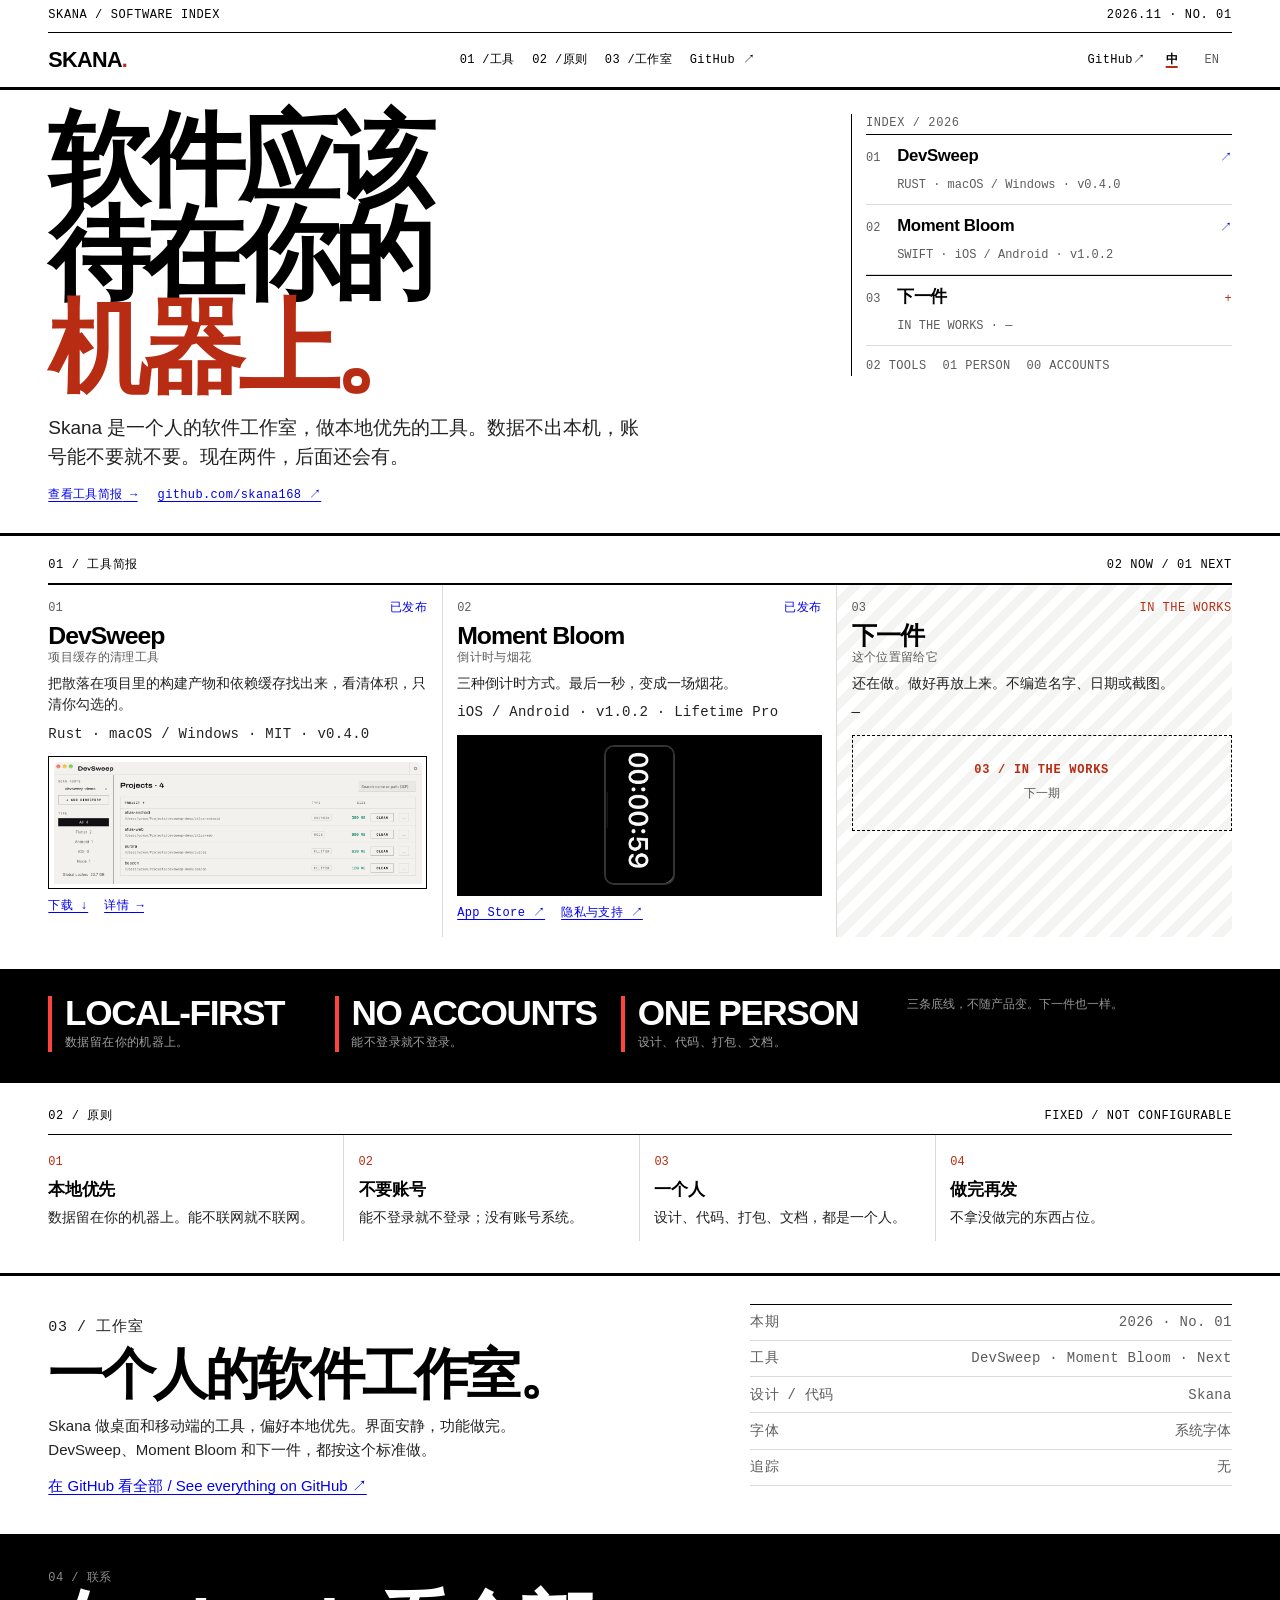
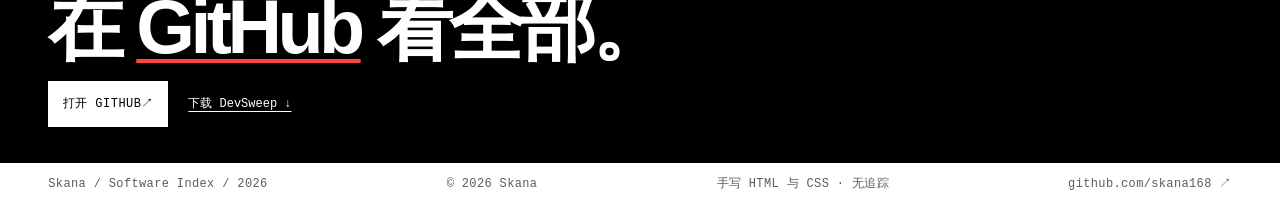
<file: index.html>
<!doctype html>
<html lang="zh-CN" data-title-zh="Skana · 一个人的软件工作室" data-title-en="Skana · A one-person software studio">
<head>
<meta charset="utf-8">
<meta name="viewport" content="width=device-width, initial-scale=1">
<title>Skana · 一个人的软件工作室</title>
<meta name="description" content="Skana 是一个人的软件工作室，做本地优先的工具：DevSweep 与 Moment Bloom。 / Skana is a one-person software studio making local-first tools: DevSweep and Moment Bloom.">
<meta property="og:type" content="website">
<meta property="og:title" content="Skana · 一个人的软件工作室">
<meta property="og:description" content="本地优先的工具，一个人做。DevSweep 与 Moment Bloom。">
<meta property="og:url" content="https://skana168.github.io/">
<meta property="og:image" content="https://skana168.github.io/assets/devsweep-main.png">
<meta property="og:image:width" content="2720">
<meta property="og:image:height" content="900">
<meta property="og:locale" content="zh_CN">
<meta property="og:locale:alternate" content="en">
<meta name="twitter:card" content="summary_large_image">
<link rel="icon" href="assets/favicon.svg" type="image/svg+xml">
<style>
  :root {
    --paper: #FFFFFF;
    --ink: #000000;
    --muted: #5C5C5C;
    --line: #DADADA;
    --line-strong: #000000;
    --blue: #0000EE;
    --orange: #FF433D;
    --orange-text: #B72C12;
    --soft: #F6F6F4;
    --sans: "Helvetica Neue", Helvetica, Arial, "PingFang SC", "Hiragino Sans GB", "Noto Sans SC", "Microsoft YaHei", sans-serif;
    --mono: ui-monospace, "SFMono-Regular", Menlo, Consolas, monospace;
    --page: 1360px;
    --gutter: clamp(1rem, .3rem + 3.4vw, 3.25rem);
    --ease: cubic-bezier(.22, 1, .36, 1);
  }
  *, *::before, *::after { box-sizing: border-box; }
  html { color-scheme: light; scroll-behavior: smooth; -webkit-text-size-adjust: 100%; }
  body { margin: 0; background: var(--paper); color: var(--ink); font-family: var(--sans); font-size: 1rem; line-height: 1.6; overflow-wrap: break-word; }
  h1, h2, h3, p, ol, ul, dl, dd, figure { margin: 0; }
  ol, ul { padding: 0; list-style: none; }
  img { display: block; max-width: 100%; height: auto; }
  a { color: inherit; }
  button { border: 0; background: none; font: inherit; color: inherit; }
  ::selection { background: var(--blue); color: #fff; }
  :focus-visible { outline: 2px solid var(--orange); outline-offset: 3px; }
  .on-dark :focus-visible { outline-color: var(--orange); }
  html[lang="zh-CN"] .bi > [lang="en"],
  html[lang="en"] .bi > [lang="zh-CN"] { display: none; }
  .blue { color: var(--blue); text-decoration: underline; text-underline-offset: 3px; text-decoration-thickness: 1px; }
  .blue:hover { color: var(--orange-text); }

  .skip { position: fixed; top: 8px; left: 8px; z-index: 50; padding: .75rem 1rem; background: var(--ink); color: #fff; font-family: var(--mono); font-size: .75rem; text-decoration: none; transform: translateY(-200%); }
  .skip:focus { transform: none; }
  .page { width: 100%; max-width: calc(var(--page) + var(--gutter) * 2); margin-inline: auto; padding-inline: var(--gutter); }
  .mono { font-family: var(--mono); font-size: .75rem; line-height: 1.5; letter-spacing: .04em; text-transform: uppercase; color: var(--muted); }
  .grid12 { display: grid; grid-template-columns: repeat(12, minmax(0, 1fr)); gap: 0 1.25rem; }

  /* masthead */
  .masthead { position: sticky; top: 0; z-index: 30; background: rgba(255,255,255,.96); border-bottom: 3px solid var(--ink); backdrop-filter: blur(8px); }
  .masthead__top { display: flex; justify-content: space-between; align-items: baseline; gap: 1rem; padding-block: .4rem; border-bottom: 1px solid var(--ink); font-family: var(--mono); font-size: .75rem; letter-spacing: .05em; text-transform: uppercase; }
  .masthead__nav { display: flex; flex-wrap: wrap; align-items: center; justify-content: space-between; gap: .4rem 1rem; padding-block: .45rem; }
  .brand { font-size: 1.35rem; font-weight: 800; letter-spacing: -.03em; text-decoration: none; }
  .brand span { color: var(--orange-text); }
  .nav { display: flex; flex-wrap: wrap; align-items: center; gap: .15rem 1.1rem; }
  .nav a { display: inline-flex; align-items: center; min-height: 40px; font-family: var(--mono); font-size: .75rem; letter-spacing: .03em; text-decoration: none; color: var(--ink); }
  .nav a:hover { color: var(--blue); text-decoration: underline; text-underline-offset: 3px; }
  .head-right { display: flex; align-items: center; gap: .4rem; }
  .gh { display: none; align-items: center; min-height: 40px; font-family: var(--mono); font-size: .75rem; letter-spacing: .03em; text-decoration: none; }
  .gh:hover { color: var(--blue); }
  .lang { display: flex; align-items: center; }
  .lang button { min-width: 40px; min-height: 40px; font-family: var(--mono); font-size: .75rem; color: var(--muted); cursor: pointer; }
  .lang button[aria-pressed="true"] { color: var(--ink); font-weight: 700; text-decoration: underline; text-decoration-thickness: 2px; text-underline-offset: 3px; text-decoration-color: var(--orange-text); }

  /* hero */
  .hero { padding-block: 1.5rem 1.75rem; border-bottom: 3px solid var(--ink); }
  .hero__grid { align-items: start; }
  .hero__main { grid-column: 1 / 9; min-width: 0; }
  .hero h1 { font-size: clamp(3.4rem, 1.4rem + 6.2vw, 7.2rem); font-weight: 800; line-height: .92; letter-spacing: -.07em; }
  html[lang="en"] .hero h1 { font-size: clamp(2.6rem, 1rem + 5vw, 5.7rem); letter-spacing: -.055em; }
  .hero h1 .accent { color: var(--orange-text); }
  .hero__deck { max-width: 38rem; margin-top: 1.1rem; font-size: clamp(1.0625rem, .95rem + .3vw, 1.1875rem); line-height: 1.55; color: #222; }
  .hero__links { display: flex; flex-wrap: wrap; gap: .3rem 1.25rem; margin-top: .9rem; }
  .hero__links a { font-family: var(--mono); font-size: .75rem; letter-spacing: .03em; }

  .hero__side { grid-column: 9 / 13; min-width: 0; border-left: 1px solid var(--ink); padding-left: .9rem; }
  .hero__side .label { font-family: var(--mono); font-size: .75rem; letter-spacing: .05em; text-transform: uppercase; color: var(--muted); }
  .index-row { display: grid; grid-template-columns: 1.5rem minmax(0, 1fr) auto; gap: .45rem; align-items: baseline; padding: .55rem 0; border-bottom: 1px solid var(--line); text-decoration: none; }
  .index-row:first-of-type { border-top: 1px solid var(--ink); }
  .index-row__num { font-family: var(--mono); font-size: .75rem; color: var(--muted); }
  .index-row__name { font-size: 1.05rem; font-weight: 700; letter-spacing: -.02em; }
  .index-row__meta { grid-column: 2 / 4; font-family: var(--mono); font-size: .75rem; line-height: 1.45; color: var(--muted); }
  .index-row__arrow { font-family: var(--mono); font-size: .75rem; color: var(--blue); }
  .index-row:hover .index-row__name { color: var(--blue); text-decoration: underline; text-underline-offset: 3px; }
  .index-row--next .index-row__arrow { color: var(--orange-text); }
  .hero__stats { display: flex; flex-wrap: wrap; gap: .25rem 1rem; margin-top: .7rem; font-family: var(--mono); font-size: .75rem; letter-spacing: .03em; color: var(--muted); }

  /* briefs */
  .briefs { padding-block: 1.25rem 2rem; border-bottom: 3px solid var(--ink); }
  .briefs__head { display: flex; justify-content: space-between; align-items: baseline; gap: 1rem; padding-bottom: .45rem; border-bottom: 1px solid var(--ink); font-family: var(--mono); font-size: .75rem; letter-spacing: .05em; text-transform: uppercase; }
  .briefs__grid { display: grid; grid-template-columns: minmax(0, 1fr); gap: 0; }
  .brief { padding: .9rem .9rem .9rem 0; border-bottom: 1px solid var(--line); min-width: 0; }
  .brief:last-child { border-bottom: 0; }
  .brief__top { display: flex; align-items: baseline; justify-content: space-between; gap: .5rem; }
  .brief__num { font-family: var(--mono); font-size: .75rem; color: var(--muted); }
  .brief__state { font-family: var(--mono); font-size: .75rem; letter-spacing: .04em; text-transform: uppercase; color: var(--blue); }
  .brief:nth-child(3) .brief__state { color: var(--orange-text); }
  .brief h3 { margin-top: .3rem; font-size: 1.55rem; line-height: 1.05; letter-spacing: -.04em; font-weight: 800; }
  .brief h3 small { display: block; margin-top: .2rem; font-family: var(--mono); font-size: .75rem; font-weight: 400; letter-spacing: .03em; color: var(--muted); }
  .brief p { margin-top: .5rem; font-size: .875rem; line-height: 1.55; color: #222; }
  .brief__meta { margin-top: .45rem; font-family: var(--mono); font-size: .875rem; line-height: 1.5; letter-spacing: .02em; color: var(--muted); }
  .brief__media { margin-top: .65rem; border: 1px solid var(--ink); padding: .3rem; background: #fff; }
  .brief__media img { width: 100%; }
  .brief__media--phone { background: var(--ink); padding: .6rem; display: flex; align-items: center; justify-content: center; }
  .brief__media--phone img { width: auto; height: 140px; border: 2px solid #333; border-radius: 10px; }
  .brief__links { display: flex; flex-wrap: wrap; gap: .3rem 1rem; margin-top: .5rem; }
  .brief__links a { font-family: var(--mono); font-size: .75rem; letter-spacing: .03em; }
  .brief--next { background: repeating-linear-gradient(135deg, #fff 0 9px, #F4F4F2 9px 18px); }
  .brief--next .brief__empty { margin-top: .65rem; border: 1px dashed var(--ink); min-height: 6rem; display: flex; flex-direction: column; align-items: center; justify-content: center; gap: .25rem; text-align: center; }
  .brief--next .brief__empty b { font-family: var(--mono); font-size: .75rem; letter-spacing: .06em; color: var(--orange-text); }
  .brief--next .brief__empty span { font-family: var(--mono); font-size: .75rem; color: var(--muted); }

  /* manifesto */
  .manifesto { background: var(--ink); color: #fff; padding-block: 1.5rem 1.75rem; border-bottom: 3px solid var(--ink); }
  .manifesto__grid { display: grid; grid-template-columns: minmax(0, 1fr); gap: 1rem; }
  .manifesto__item { border-left: 4px solid var(--orange); padding-left: .8rem; }
  .manifesto__item b { display: block; font-size: clamp(1.4rem, 1rem + 1.6vw, 2.2rem); line-height: .98; letter-spacing: -.04em; }
  .manifesto__item span { display: block; margin-top: .25rem; font-family: var(--mono); font-size: .75rem; line-height: 1.45; letter-spacing: .03em; color: rgba(255,255,255,.62); }
  .manifesto__note { font-family: var(--mono); font-size: .75rem; line-height: 1.5; color: rgba(255,255,255,.58); }

  /* principles */
  .principles { padding-block: 1.5rem 2rem; border-bottom: 3px solid var(--ink); }
  .principles__head { display: flex; justify-content: space-between; align-items: baseline; gap: 1rem; padding-bottom: .45rem; border-bottom: 1px solid var(--ink); font-family: var(--mono); font-size: .75rem; letter-spacing: .05em; text-transform: uppercase; }
  .principles__grid { display: grid; grid-template-columns: minmax(0, 1fr); gap: 0; }
  .principle { padding: .8rem .9rem .8rem 0; border-bottom: 1px solid var(--line); }
  .principle:last-child { border-bottom: 0; }
  .principle__num { font-family: var(--mono); font-size: .75rem; color: var(--orange-text); }
  .principle h3 { margin-top: .25rem; font-size: 1.05rem; font-weight: 700; letter-spacing: -.02em; }
  .principle p { margin-top: .2rem; font-size: .875rem; line-height: 1.5; color: #222; }

  /* studio */
  .studio { padding-block: 1.75rem 2.25rem; border-bottom: 3px solid var(--ink); }
  .studio__grid { align-items: start; }
  .studio__copy { grid-column: 1 / 7; }
  .studio__side { grid-column: 8 / 13; }
  .studio h2 { margin-top: .4rem; font-size: clamp(2rem, 1.2rem + 2.8vw, 3.6rem); line-height: 1.02; letter-spacing: -.05em; font-weight: 800; }
  .studio p { margin-top: .75rem; max-width: 34rem; font-size: .9375rem; line-height: 1.6; color: #222; }
  .colophon { border-top: 1px solid var(--ink); }
  .colophon div { display: flex; justify-content: space-between; gap: 1rem; padding: .4rem 0; border-bottom: 1px solid var(--line); font-family: var(--mono); font-size: .875rem; letter-spacing: .02em; }
  .colophon div span:last-child { color: var(--muted); text-align: right; }

  /* cta */
  .cta { background: var(--ink); color: #fff; padding-block: 2rem 2.25rem; }
  .cta .mono { color: rgba(255,255,255,.55); }
  .cta h2 { margin-top: .3rem; font-size: clamp(2.4rem, 1.2rem + 4.4vw, 5.6rem); line-height: .95; letter-spacing: -.06em; font-weight: 800; }
  .cta h2 a { color: #fff; text-decoration: underline; text-decoration-color: var(--orange); text-decoration-thickness: 4px; text-underline-offset: .08em; }
  .cta h2 a:hover { color: var(--orange); }
  .cta__actions { display: flex; flex-wrap: wrap; align-items: center; gap: .6rem 1.25rem; margin-top: 1.1rem; }
  .btn { display: inline-flex; align-items: center; justify-content: center; min-height: 46px; padding: 0 .9rem; background: #fff; color: var(--ink); font-family: var(--mono); font-size: .75rem; letter-spacing: .04em; text-transform: uppercase; text-decoration: none; }
  .btn:hover { background: var(--orange); color: var(--ink); }
  .cta .link-u { color: #fff; font-family: var(--mono); font-size: .75rem; text-decoration: underline; text-underline-offset: 4px; }
  .cta .link-u:hover { color: var(--orange); }
  .footer { padding-block: .7rem 1.2rem; }
  .footer .page { display: flex; flex-wrap: wrap; justify-content: space-between; gap: .4rem 1.5rem; font-family: var(--mono); font-size: .75rem; letter-spacing: .03em; color: var(--muted); }
  .footer a { text-decoration: none; }
  .footer a:hover { color: var(--blue); }

  [data-reveal] { transform: translateY(10px); transition: transform 600ms var(--ease); }
  [data-reveal].is-in { transform: none; }

  @media (min-width: 760px) {
    .gh { display: inline-flex; }
    .briefs__grid { grid-template-columns: repeat(3, minmax(0, 1fr)); border-top: 1px solid var(--ink); }
    .brief { border-bottom: 0; border-right: 1px solid var(--line); padding: .9rem; }
    .brief:first-child { padding-left: 0; }
    .brief:last-child { border-right: 0; padding-right: 0; }
    .manifesto__grid { grid-template-columns: repeat(3, minmax(0, 1fr)) 1.2fr; align-items: start; }
    .principles__grid { grid-template-columns: repeat(4, minmax(0, 1fr)); }
    .principle { border-bottom: 0; border-right: 1px solid var(--line); padding: .8rem .9rem; }
    .principle:first-child { padding-left: 0; }
    .principle:last-child { border-right: 0; padding-right: 0; }
  }
  @media (max-width: 1059px) {
    .hero__main, .hero__side { grid-column: 1 / -1; }
    .hero__side { border-left: 0; border-top: 1px solid var(--ink); padding-left: 0; padding-top: .75rem; margin-top: 1.25rem; }
    .studio__copy, .studio__side { grid-column: 1 / -1; }
    .studio__side { margin-top: 1.25rem; }
  }
  @media (max-width: 759px) {
    .hero h1 { font-size: 2.9rem; }
    html[lang="en"] .hero h1 { font-size: 2.35rem; }
    .hero__grid { gap: 0; }
    .brief__media--phone img { height: 120px; }
    .nav { display: none; }
  }
  @media (prefers-reduced-motion: reduce) {
    html { scroll-behavior: auto; }
    *, *::before, *::after { animation-duration: .01ms !important; transition-duration: .01ms !important; }
    [data-reveal] { transform: none; }
  }
  @media (prefers-reduced-motion: no-preference) {
    .hero__main > * { animation: rise 650ms var(--ease) both; }
    .hero__main > :nth-child(2) { animation-delay: 60ms; }
    .hero__main > :nth-child(3) { animation-delay: 120ms; }
    .hero__side { animation: rise 750ms var(--ease) 100ms both; }
    @keyframes rise { from { opacity: 0; transform: translateY(10px); } to { opacity: 1; transform: none; } }
  }
</style>
</head>
<body id="top">
<a class="skip" href="#main"><span class="bi"><span lang="zh-CN">跳到正文</span><span lang="en">Skip to content</span></span></a>

<header class="masthead">
  <div class="page">
    <div class="masthead__top">
      <span>Skana / Software Index</span>
      <span>2026.11 · No. 01</span>
    </div>
    <div class="masthead__nav">
      <a class="brand" href="#top">SKANA<span>.</span></a>
      <nav class="nav" aria-label="主导航 / Main navigation">
        <a href="#briefs">01 / <span class="bi"><span lang="zh-CN">工具</span><span lang="en">Tools</span></span></a>
        <a href="#principles">02 / <span class="bi"><span lang="zh-CN">原则</span><span lang="en">Principles</span></span></a>
        <a href="#studio">03 / <span class="bi"><span lang="zh-CN">工作室</span><span lang="en">Studio</span></span></a>
        <a href="https://github.com/skana168">GitHub ↗</a>
      </nav>
      <div class="head-right">
        <a class="gh" href="https://github.com/skana168">GitHub <span aria-hidden="true">↗</span></a>
        <div class="lang" role="group" aria-label="语言 / Language" data-language-toggle>
          <button type="button" data-set-lang="zh-CN" aria-pressed="true" lang="zh-CN">中</button>
          <button type="button" data-set-lang="en" aria-pressed="false" lang="en">EN</button>
        </div>
      </div>
    </div>
  </div>
</header>

<main id="main">
  <section class="hero" aria-labelledby="hero-title">
    <div class="page grid12 hero__grid">
      <div class="hero__main">
        <h1 id="hero-title"><span class="bi"><span lang="zh-CN">软件应该<br>待在你的<br><span class="accent">机器上。</span></span><span lang="en">Software should<br>stay on your<br><span class="accent">machine.</span></span></span></h1>
        <p class="hero__deck"><span class="bi"><span lang="zh-CN">Skana 是一个人的软件工作室，做本地优先的工具。数据不出本机，账号能不要就不要。现在两件，后面还会有。</span><span lang="en">Skana is a one-person software studio making local-first tools. Data stays on your machine. No account when it can be avoided. Two tools now; more in the works.</span></span></p>
        <div class="hero__links">
          <a class="blue" href="#briefs"><span class="bi"><span lang="zh-CN">查看工具简报</span><span lang="en">Read the tool briefs</span></span> →</a>
          <a class="blue" href="https://github.com/skana168">github.com/skana168 ↗</a>
        </div>
      </div>
      <aside class="hero__side" aria-label="工具索引 / Tool index">
        <p class="label">Index / 2026</p>
        <a class="index-row" href="#briefs"><span class="index-row__num">01</span><span class="index-row__name">DevSweep</span><span class="index-row__arrow">↗</span><span class="index-row__meta">RUST · macOS / Windows · v0.4.0</span></a>
        <a class="index-row" href="#briefs"><span class="index-row__num">02</span><span class="index-row__name">Moment Bloom</span><span class="index-row__arrow">↗</span><span class="index-row__meta">SWIFT · iOS / Android · v1.0.2</span></a>
        <div class="index-row index-row--next"><span class="index-row__num">03</span><span class="index-row__name"><span class="bi"><span lang="zh-CN">下一件</span><span lang="en">Next</span></span></span><span class="index-row__arrow">+</span><span class="index-row__meta">IN THE WORKS · —</span></div>
        <p class="hero__stats"><span>02 TOOLS</span><span>01 PERSON</span><span>00 ACCOUNTS</span></p>
      </aside>
    </div>
  </section>

  <section class="briefs" id="briefs" aria-labelledby="briefs-title">
    <div class="page">
      <div class="briefs__head"><span id="briefs-title">01 / <span class="bi"><span lang="zh-CN">工具简报</span><span lang="en">Tool briefs</span></span></span><span>02 NOW / 01 NEXT</span></div>
      <div class="briefs__grid">
        <article class="brief" data-reveal>
          <div class="brief__top"><span class="brief__num">01</span><span class="brief__state"><span class="bi"><span lang="zh-CN">已发布</span><span lang="en">Shipped</span></span></span></div>
          <h3>DevSweep<small><span class="bi"><span lang="zh-CN">项目缓存的清理工具</span><span lang="en">A cleaner for project caches</span></span></small></h3>
          <p><span class="bi"><span lang="zh-CN">把散落在项目里的构建产物和依赖缓存找出来，看清体积，只清你勾选的。</span><span lang="en">Finds build artifacts and dependency caches, shows their sizes, and cleans only what you tick.</span></span></p>
          <p class="brief__meta">Rust · macOS / Windows · MIT · v0.4.0</p>
          <div class="brief__media"><img src="assets/devsweep-main.png" width="2720" height="900" loading="lazy" decoding="async" alt="DevSweep 主窗口 / The DevSweep main window"></div>
          <div class="brief__links"><a class="blue" href="https://github.com/skana168/DevSweep/releases/latest"><span class="bi"><span lang="zh-CN">下载</span><span lang="en">Download</span></span> ↓</a><a class="blue" href="devsweep/"><span class="bi"><span lang="zh-CN">详情</span><span lang="en">Overview</span></span> →</a></div>
        </article>
        <article class="brief" data-reveal>
          <div class="brief__top"><span class="brief__num">02</span><span class="brief__state"><span class="bi"><span lang="zh-CN">已发布</span><span lang="en">Shipped</span></span></span></div>
          <h3>Moment Bloom<small><span class="bi"><span lang="zh-CN">倒计时与烟花</span><span lang="en">Countdown and fireworks</span></span></small></h3>
          <p><span class="bi"><span lang="zh-CN">三种倒计时方式。最后一秒，变成一场烟花。</span><span lang="en">Three countdown modes. The final second becomes fireworks.</span></span></p>
          <p class="brief__meta">iOS / Android · v1.0.2 · Lifetime Pro</p>
          <div class="brief__media brief__media--phone"><img src="assets/mb-screen-5.jpg" loading="lazy" decoding="async" alt="Moment Bloom 倒计时 / Moment Bloom countdown"></div>
          <div class="brief__links"><a class="blue" href="https://apps.apple.com/us/app/moment-bloom/id6815054376">App Store ↗</a><a class="blue" href="https://skana168.github.io/moment-bloom-site/"><span class="bi"><span lang="zh-CN">隐私与支持</span><span lang="en">Privacy and support</span></span> ↗</a></div>
        </article>
        <article class="brief brief--next" data-reveal>
          <div class="brief__top"><span class="brief__num">03</span><span class="brief__state">IN THE WORKS</span></div>
          <h3><span class="bi"><span lang="zh-CN">下一件</span><span lang="en">Next</span></span><small><span class="bi"><span lang="zh-CN">这个位置留给它</span><span lang="en">This slot is for it</span></span></small></h3>
          <p><span class="bi"><span lang="zh-CN">还在做。做好再放上来。不编造名字、日期或截图。</span><span lang="en">In the works. It goes up when it's done. No invented name, date or screenshot.</span></span></p>
          <p class="brief__meta">—</p>
          <div class="brief__empty"><b>03 / IN THE WORKS</b><span><span class="bi"><span lang="zh-CN">下一期</span><span lang="en">Next issue</span></span></span></div>
        </article>
      </div>
    </div>
  </section>

  <section class="manifesto" aria-label="工作室宣言 / Studio manifesto">
    <div class="page manifesto__grid">
      <div class="manifesto__item"><b>LOCAL-FIRST</b><span><span class="bi"><span lang="zh-CN">数据留在你的机器上。</span><span lang="en">Data stays on your machine.</span></span></span></div>
      <div class="manifesto__item"><b>NO ACCOUNTS</b><span><span class="bi"><span lang="zh-CN">能不登录就不登录。</span><span lang="en">No account when it can be avoided.</span></span></span></div>
      <div class="manifesto__item"><b>ONE PERSON</b><span><span class="bi"><span lang="zh-CN">设计、代码、打包、文档。</span><span lang="en">Design, code, packaging, documentation.</span></span></span></div>
      <p class="manifesto__note"><span class="bi"><span lang="zh-CN">三条底线，不随产品变。下一件也一样。</span><span lang="en">Three baselines. They do not change with the product. The next one follows them too.</span></span></p>
    </div>
  </section>

  <section class="principles" id="principles" aria-labelledby="principles-title">
    <div class="page">
      <div class="principles__head"><span id="principles-title">02 / <span class="bi"><span lang="zh-CN">原则</span><span lang="en">Principles</span></span></span><span>FIXED / NOT CONFIGURABLE</span></div>
      <div class="principles__grid">
        <div class="principle"><span class="principle__num">01</span><h3><span class="bi"><span lang="zh-CN">本地优先</span><span lang="en">Local-first</span></span></h3><p><span class="bi"><span lang="zh-CN">数据留在你的机器上。能不联网就不联网。</span><span lang="en">Data stays on your machine. Offline when it can.</span></span></p></div>
        <div class="principle"><span class="principle__num">02</span><h3><span class="bi"><span lang="zh-CN">不要账号</span><span lang="en">No accounts</span></span></h3><p><span class="bi"><span lang="zh-CN">能不登录就不登录；没有账号系统。</span><span lang="en">No account when it can be avoided. There is no account system.</span></span></p></div>
        <div class="principle"><span class="principle__num">03</span><h3><span class="bi"><span lang="zh-CN">一个人</span><span lang="en">One person</span></span></h3><p><span class="bi"><span lang="zh-CN">设计、代码、打包、文档，都是一个人。</span><span lang="en">Design, code, packaging and documentation are one person.</span></span></p></div>
        <div class="principle"><span class="principle__num">04</span><h3><span class="bi"><span lang="zh-CN">做完再发</span><span lang="en">Finished before shipped</span></span></h3><p><span class="bi"><span lang="zh-CN">不拿没做完的东西占位。</span><span lang="en">Nothing unfinished is used as filler.</span></span></p></div>
      </div>
    </div>
  </section>

  <section class="studio" id="studio" aria-labelledby="studio-title">
    <div class="page grid12 studio__grid">
      <div class="studio__copy" data-reveal>
        <p class="mono">03 / <span class="bi"><span lang="zh-CN">工作室</span><span lang="en">Studio</span></span></p>
        <h2 id="studio-title"><span class="bi"><span lang="zh-CN">一个人的软件工作室。</span><span lang="en">A one-person software studio.</span></span></h2>
        <p><span class="bi"><span lang="zh-CN">Skana 做桌面和移动端的工具，偏好本地优先。界面安静，功能做完。DevSweep、Moment Bloom 和下一件，都按这个标准做。</span><span lang="en">Skana makes desktop and mobile tools, with a preference for local-first. A quiet interface, a finished feature. DevSweep, Moment Bloom and the next one are all held to that standard.</span></span></p>
        <p style="margin-top:.75rem"><a class="blue" href="https://github.com/skana168">在 GitHub 看全部 / See everything on GitHub ↗</a></p>
      </div>
      <div class="studio__side" data-reveal>
        <div class="colophon">
          <div><span><span class="bi"><span lang="zh-CN">本期</span><span lang="en">Issue</span></span></span><span>2026 · No. 01</span></div>
          <div><span><span class="bi"><span lang="zh-CN">工具</span><span lang="en">Tools</span></span></span><span>DevSweep · Moment Bloom · Next</span></div>
          <div><span><span class="bi"><span lang="zh-CN">设计 / 代码</span><span lang="en">Design / code</span></span></span><span>Skana</span></div>
          <div><span><span class="bi"><span lang="zh-CN">字体</span><span lang="en">Type</span></span></span><span><span class="bi"><span lang="zh-CN">系统字体</span><span lang="en">System fonts</span></span></span></div>
          <div><span><span class="bi"><span lang="zh-CN">追踪</span><span lang="en">Trackers</span></span></span><span><span class="bi"><span lang="zh-CN">无</span><span lang="en">None</span></span></span></div>
        </div>
      </div>
    </div>
  </section>

  <section class="cta" id="contact" aria-labelledby="cta-title">
    <div class="page">
      <p class="mono">04 / <span class="bi"><span lang="zh-CN">联系</span><span lang="en">Contact</span></span></p>
      <h2 id="cta-title"><span class="bi"><span lang="zh-CN">在 <a href="https://github.com/skana168">GitHub</a> 看全部。</span><span lang="en">See everything on <a href="https://github.com/skana168">GitHub</a>.</span></span></h2>
      <div class="cta__actions">
        <a class="btn" href="https://github.com/skana168"><span class="bi"><span lang="zh-CN">打开 GitHub</span><span lang="en">Open GitHub</span></span> ↗</a>
        <a class="link-u" href="https://github.com/skana168/DevSweep/releases/latest"><span class="bi"><span lang="zh-CN">下载 DevSweep</span><span lang="en">Download DevSweep</span></span> ↓</a>
      </div>
    </div>
  </section>
</main>

<footer class="footer">
  <div class="page">
    <span>Skana / Software Index / 2026</span>
    <span>© 2026 Skana</span>
    <span><span class="bi"><span lang="zh-CN">手写 HTML 与 CSS · 无追踪</span><span lang="en">Hand-written HTML and CSS · No trackers</span></span></span>
    <a href="https://github.com/skana168">github.com/skana168 ↗</a>
  </div>
</footer>

<script>
(function () {
  var root = document.documentElement;
  var key = "skana:lang";
  var zhTitle = root.dataset.titleZh || document.title;
  var enTitle = root.dataset.titleEn || zhTitle;
  function isLang(value) { return value === "zh-CN" || value === "en"; }
  try { var stored = localStorage.getItem(key); if (isLang(stored)) root.lang = stored; } catch (error) {}
  function applyLang(lang) {
    if (!isLang(lang)) return;
    root.lang = lang;
    document.title = lang === "en" ? enTitle : zhTitle;
    var buttons = root.querySelectorAll("[data-set-lang]");
    for (var i = 0; i < buttons.length; i++) buttons[i].setAttribute("aria-pressed", String(buttons[i].dataset.setLang === lang));
  }
  function init() {
    applyLang(root.lang);
    var group = root.querySelector("[data-language-toggle]");
    if (group) {
      group.addEventListener("click", function (event) {
        var button = event.target.closest("[data-set-lang]");
        if (!button) return;
        applyLang(button.dataset.setLang);
        try { localStorage.setItem(key, root.lang); } catch (error) {}
      });
    }
    var reveals = document.querySelectorAll("[data-reveal]");
    if ("IntersectionObserver" in window) {
      var observer = new IntersectionObserver(function (entries) {
        for (var i = 0; i < entries.length; i++) {
          if (entries[i].isIntersecting) { entries[i].target.classList.add("is-in"); observer.unobserve(entries[i].target); }
        }
      }, { threshold: .12, rootMargin: "0px 0px -6% 0px" });
      for (var j = 0; j < reveals.length; j++) observer.observe(reveals[j]);
    } else {
      for (var k = 0; k < reveals.length; k++) reveals[k].classList.add("is-in");
    }
  }
  document.addEventListener("DOMContentLoaded", init);
})();
</script>
</body>
</html>
</file>
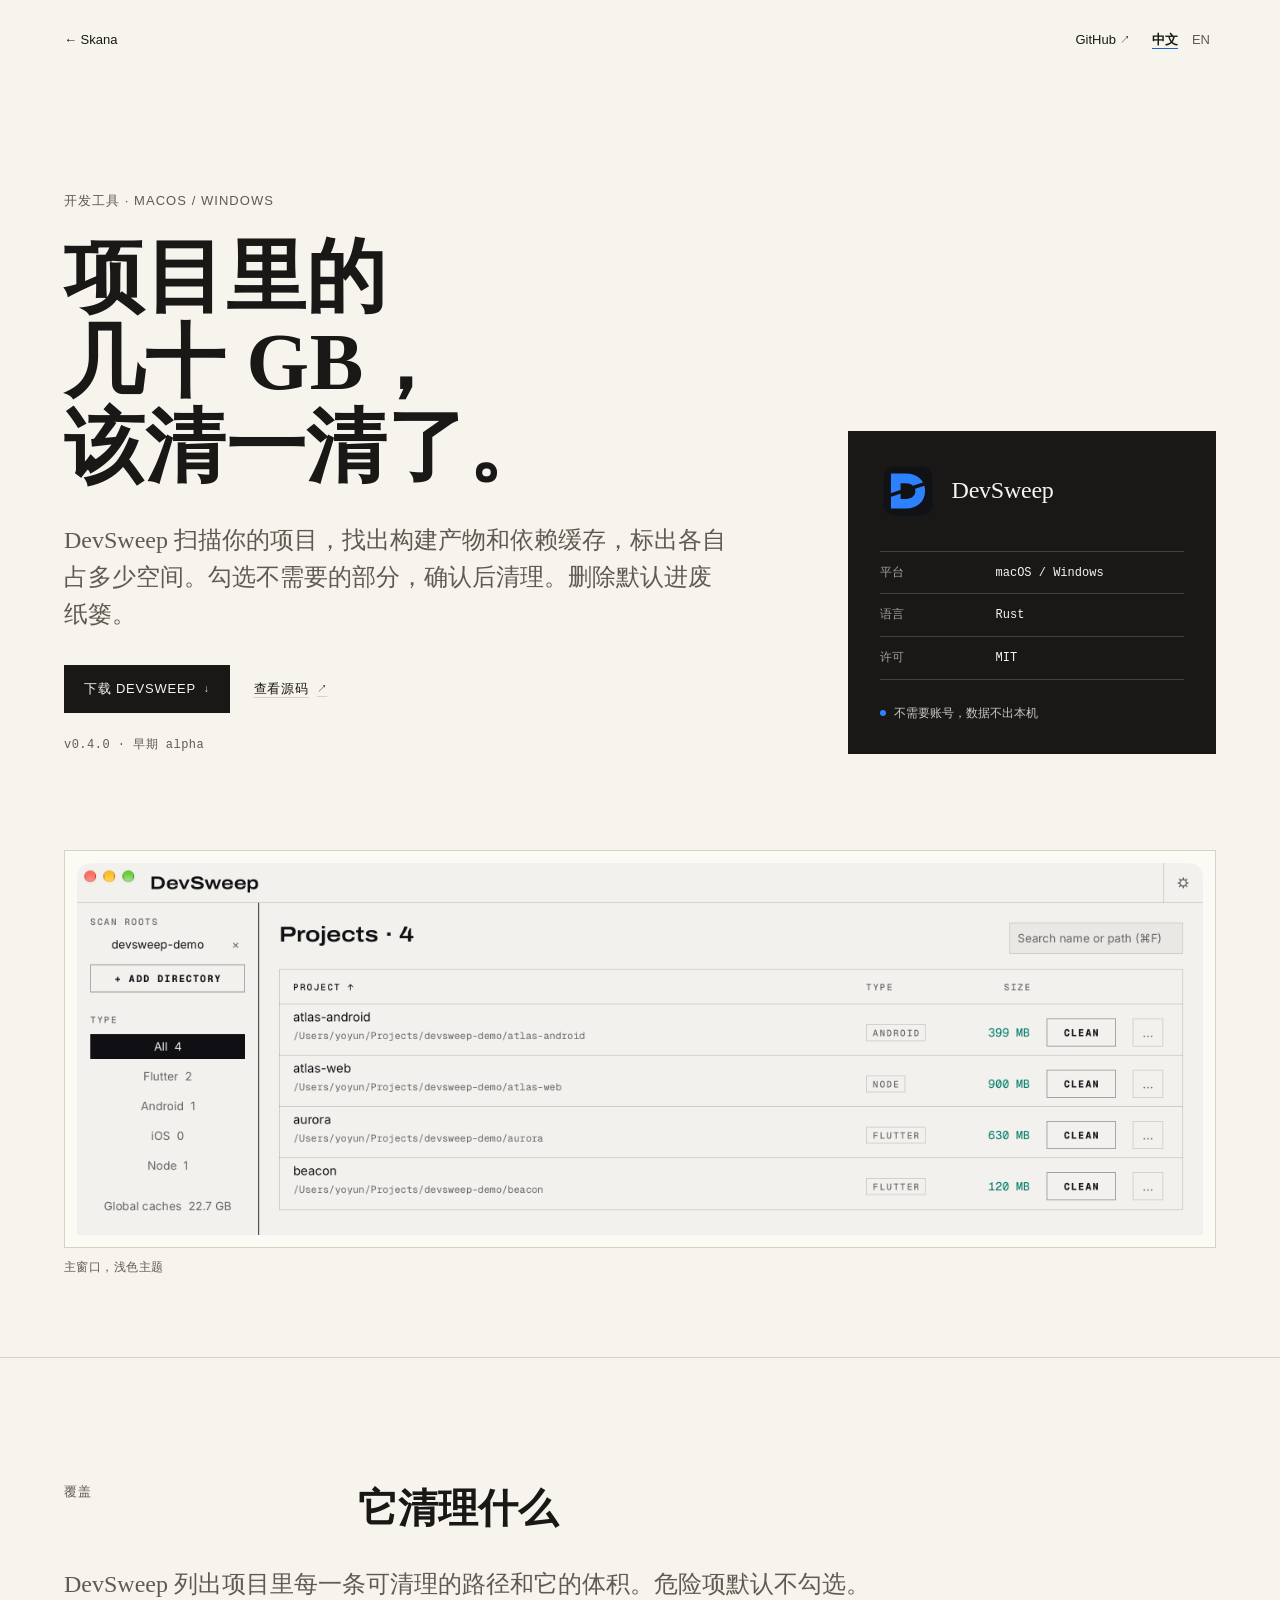
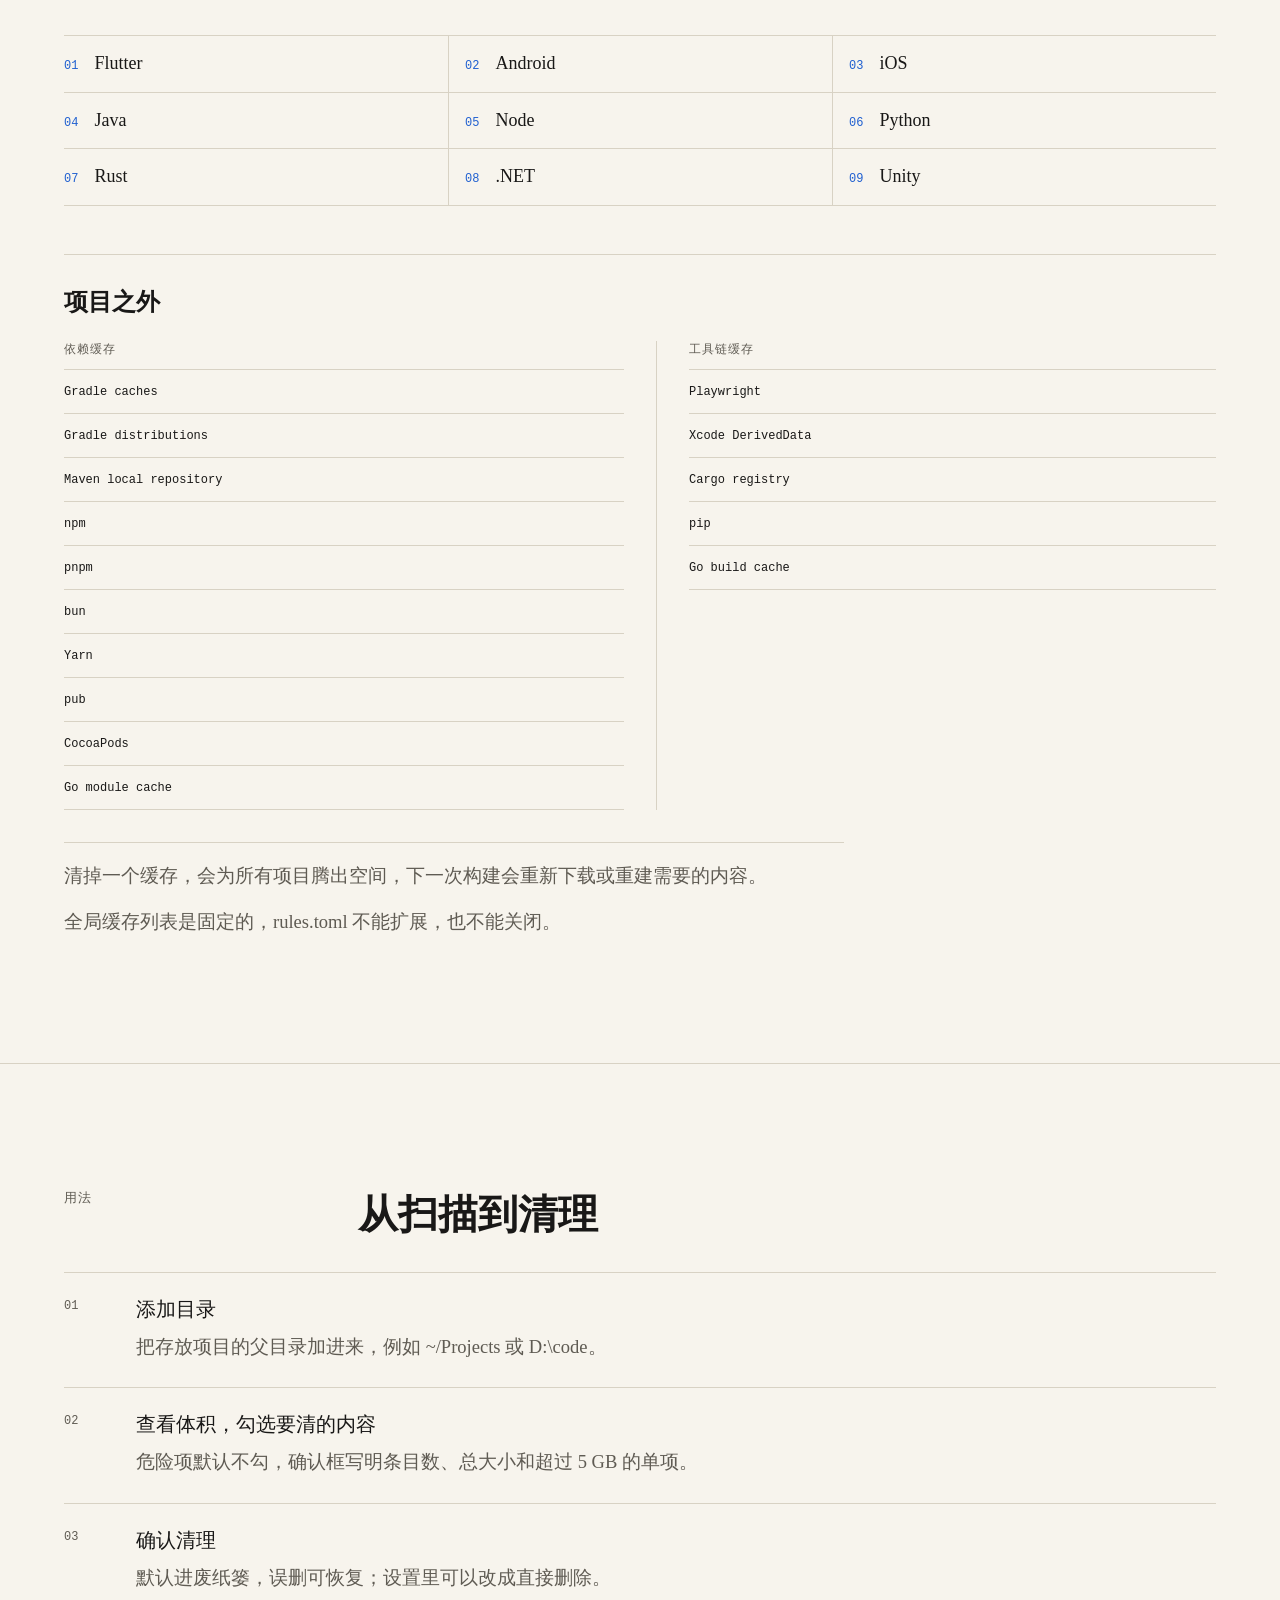
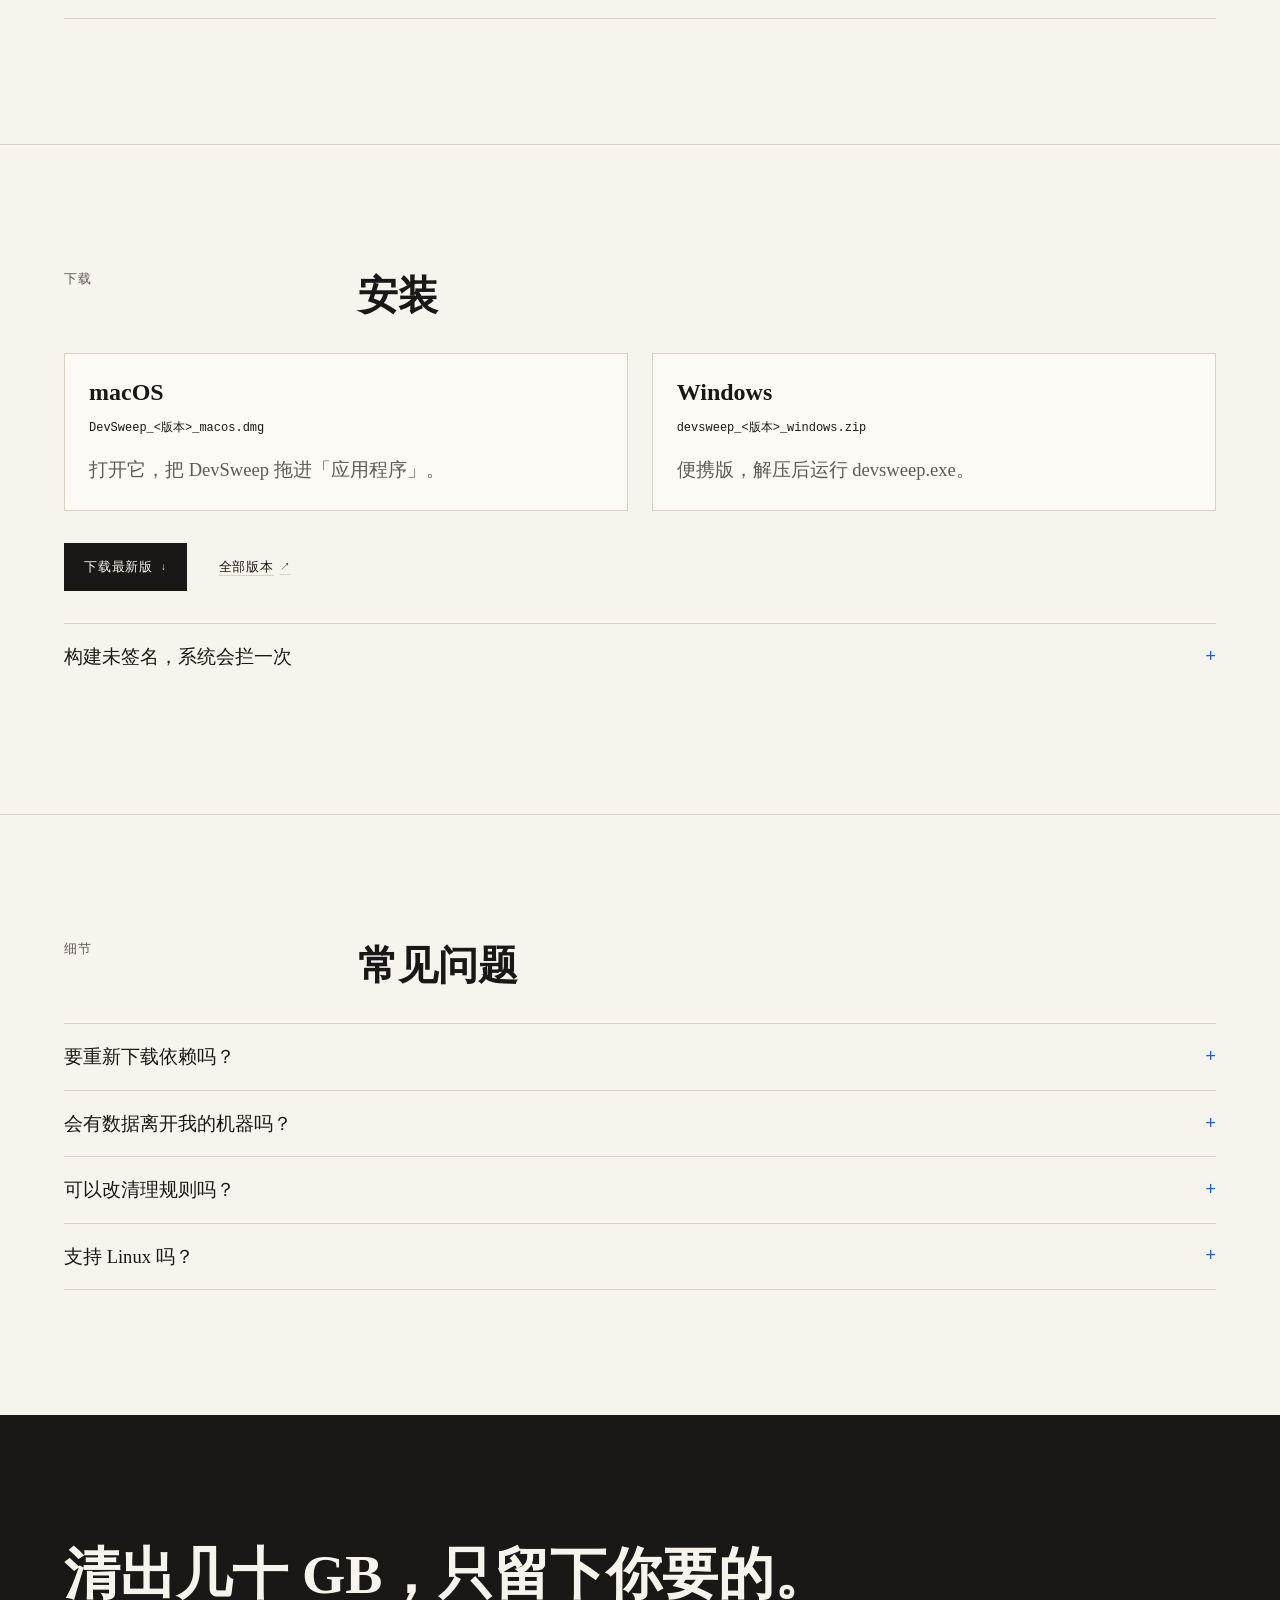
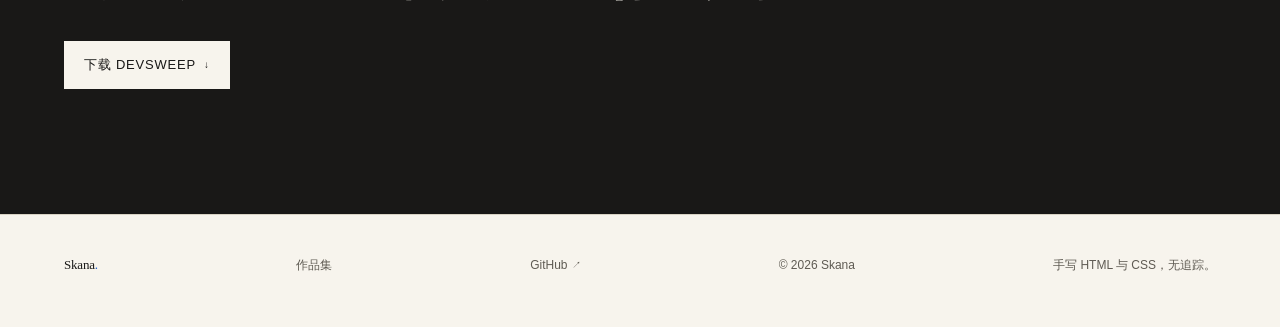
<file: devsweep/index.html>
<!doctype html>
<html lang="zh-CN" data-title-zh="DevSweep · 清理项目缓存" data-title-en="DevSweep · Clear project caches">
<head>
<meta charset="utf-8">
<meta name="viewport" content="width=device-width, initial-scale=1">
<title>DevSweep · 清理项目缓存</title>
<meta name="description" content="DevSweep 扫描项目中的构建产物和依赖缓存，显示各自体积，只清理你勾选的内容。macOS 与 Windows。 / DevSweep scans projects for build artifacts and dependency caches, shows the size of each, and cleans only what you tick. macOS and Windows.">
<meta property="og:type" content="website">
<meta property="og:title" content="DevSweep · 清理项目缓存">
<meta property="og:description" content="找出项目里的构建产物和依赖缓存，看清体积后勾选清理。macOS 与 Windows，本地运行，不需要账号。">
<meta property="og:url" content="https://skana168.github.io/devsweep/">
<meta property="og:image" content="https://skana168.github.io/assets/devsweep-main.png">
<meta property="og:image:width" content="2720">
<meta property="og:image:height" content="900">
<meta property="og:locale" content="zh_CN">
<meta property="og:locale:alternate" content="en">
<meta name="twitter:card" content="summary_large_image">
<link rel="icon" href="../assets/devsweep-icon.svg" type="image/svg+xml">
<link rel="stylesheet" href="../styles.css">
<link rel="stylesheet" href="landing.css">
<script src="../main.js"></script>
<script type="application/ld+json">{"@context":"https://schema.org","@type":"SoftwareApplication","name":"DevSweep","description":"Finds build artifacts and dependency caches in local projects, shows their sizes, and deletes only what the user picks.","applicationCategory":"DeveloperApplication","operatingSystem":"macOS, Windows","url":"https://skana168.github.io/devsweep/","downloadUrl":"https://github.com/skana168/DevSweep/releases/latest","license":"https://opensource.org/licenses/MIT","offers":{"@type":"Offer","price":"0","priceCurrency":"USD"}}</script>
</head>
<body class="ds-page">
<a class="skip" href="#main"><span class="bi"><span lang="zh-CN">跳到正文</span><span lang="en">Skip to content</span></span></a>
<header class="masthead">
  <div class="wrap">
    <a class="ds-back" href="../" aria-label="Skana 作品集 / Skana portfolio">← Skana</a>
    <div class="masthead__right">
      <a class="masthead__github" href="https://github.com/skana168/DevSweep">GitHub<span class="arrow" aria-hidden="true">↗</span></a>
      <div class="lang" role="group" aria-label="语言 / Language" data-language-toggle>
        <button type="button" data-set-lang="zh-CN" aria-pressed="true" lang="zh-CN">中文</button>
        <button type="button" data-set-lang="en" aria-pressed="false" lang="en">EN</button>
      </div>
    </div>
  </div>
</header>
<main id="main">
  <section class="hero ds-hero" aria-labelledby="hero-title">
    <div class="wrap">
      <div class="ds-hero__grid">
        <div class="ds-hero__copy">
          <p class="hero__eyebrow kicker"><span class="bi"><span lang="zh-CN">开发工具 · macOS / Windows</span><span lang="en">Developer tool · macOS / Windows</span></span></p>
          <h1 id="hero-title"><span class="bi"><span lang="zh-CN">项目里的<span class="ds-nowrap">几十 GB</span>，<span class="ds-nowrap">该清一清了</span>。</span><span lang="en">Tens of gigabytes are hiding in your build folders.</span></span></h1>
          <p class="hero__lede"><span class="bi"><span lang="zh-CN">DevSweep 扫描你的项目，找出构建产物和依赖缓存，标出各自占多少空间。勾选不需要的部分，确认后清理。删除默认进废纸篓。</span><span lang="en">DevSweep scans your projects for build artifacts and dependency caches, shows how much space each one takes, and deletes only what you tick. Deletions go to the Trash by default.</span></span></p>
          <div class="ds-ctas">
            <a class="ds-cta ds-cta--primary" href="https://github.com/skana168/DevSweep/releases/latest"><span class="bi"><span lang="zh-CN">下载 DevSweep</span><span lang="en">Download DevSweep</span></span><span class="arrow" aria-hidden="true">↓</span></a>
            <a class="ds-cta ds-cta--secondary" href="https://github.com/skana168/DevSweep"><span class="bi"><span lang="zh-CN">查看源码</span><span lang="en">Source</span></span><span class="arrow" aria-hidden="true">↗</span></a>
          </div>
          <p class="ds-hero__meta">v0.4.0 · <span class="bi"><span lang="zh-CN">早期 alpha</span><span lang="en">Early alpha</span></span></p>
        </div>
        <aside class="ds-plate" aria-labelledby="ds-plate-name">
          <div class="ds-plate__head">
            <img class="ds-plate__icon" src="../assets/devsweep-icon.svg" width="512" height="512" alt="" decoding="async">
            <p class="ds-plate__name" id="ds-plate-name">DevSweep</p>
          </div>
          <dl class="ds-plate__specs">
            <div class="ds-spec"><dt><span class="bi"><span lang="zh-CN">平台</span><span lang="en">Platform</span></span></dt><dd>macOS / Windows</dd></div>
            <div class="ds-spec"><dt><span class="bi"><span lang="zh-CN">语言</span><span lang="en">Language</span></span></dt><dd>Rust</dd></div>
            <div class="ds-spec"><dt><span class="bi"><span lang="zh-CN">许可</span><span lang="en">License</span></span></dt><dd>MIT</dd></div>
          </dl>
          <p class="ds-plate__note"><span class="bi"><span lang="zh-CN">不需要账号，数据不出本机</span><span lang="en">No account. Nothing leaves your machine.</span></span></p>
        </aside>
      </div>
    </div>
  </section>

  <div class="ds-shot-section">
    <div class="wrap">
      <figure class="ds-shot">
        <a class="ds-shot__link" href="../assets/devsweep-main.png" aria-label="查看完整尺寸截图 / Open the full-size screenshot">
          <img class="shot shot--zh" lang="zh-CN" src="../assets/devsweep-main.png" width="2720" height="900" decoding="async" alt="DevSweep 主窗口，左侧是扫描目录与项目类型，右侧是项目列表，显示各项目的类型、可清理体积和清理按钮。">
          <img class="shot shot--en" lang="en" src="../assets/devsweep-main.png" width="2720" height="900" decoding="async" alt="The DevSweep main window, with scan roots and project types on the left and a project table on the right showing type, cleanable size and a clean button.">
        </a>
        <figcaption class="ds-shot__caption"><span class="bi"><span lang="zh-CN">主窗口，浅色主题</span><span lang="en">Main window, light theme</span></span></figcaption>
      </figure>
    </div>
  </div>

  <section class="section ds-section" id="coverage" aria-labelledby="coverage-title">
    <div class="wrap">
      <header class="section__head">
        <p class="kicker"><span class="bi"><span lang="zh-CN">覆盖</span><span lang="en">Coverage</span></span></p>
        <h2 class="section__title" id="coverage-title"><span class="bi"><span lang="zh-CN">它清理什么</span><span lang="en">What it cleans</span></span></h2>
      </header>
      <p class="ds-lede"><span class="bi"><span lang="zh-CN">DevSweep 列出项目里每一条可清理的路径和它的体积。危险项默认不勾选。</span><span lang="en">DevSweep lists every cleanable path in a project with its size. Risky entries start unchecked.</span></span></p>
      <ol class="ds-stacks">
        <li class="ds-stacks__item"><span class="ds-stacks__index" aria-hidden="true">01</span><span class="ds-stacks__name">Flutter</span></li>
        <li class="ds-stacks__item"><span class="ds-stacks__index" aria-hidden="true">02</span><span class="ds-stacks__name">Android</span></li>
        <li class="ds-stacks__item"><span class="ds-stacks__index" aria-hidden="true">03</span><span class="ds-stacks__name">iOS</span></li>
        <li class="ds-stacks__item"><span class="ds-stacks__index" aria-hidden="true">04</span><span class="ds-stacks__name">Java</span></li>
        <li class="ds-stacks__item"><span class="ds-stacks__index" aria-hidden="true">05</span><span class="ds-stacks__name">Node</span></li>
        <li class="ds-stacks__item"><span class="ds-stacks__index" aria-hidden="true">06</span><span class="ds-stacks__name">Python</span></li>
        <li class="ds-stacks__item"><span class="ds-stacks__index" aria-hidden="true">07</span><span class="ds-stacks__name">Rust</span></li>
        <li class="ds-stacks__item"><span class="ds-stacks__index" aria-hidden="true">08</span><span class="ds-stacks__name">.NET</span></li>
        <li class="ds-stacks__item"><span class="ds-stacks__index" aria-hidden="true">09</span><span class="ds-stacks__name">Unity</span></li>
      </ol>
      <div class="ds-outside">
        <h3 class="ds-outside__title"><span class="bi"><span lang="zh-CN">项目之外</span><span lang="en">Outside your projects</span></span></h3>
        <div class="ds-caches">
          <div class="ds-caches__group">
            <h4><span class="bi"><span lang="zh-CN">依赖缓存</span><span lang="en">Dependency caches</span></span></h4>
            <ul class="ds-caches__list">
              <li>Gradle caches</li>
              <li>Gradle distributions</li>
              <li>Maven local repository</li>
              <li>npm</li>
              <li>pnpm</li>
              <li>bun</li>
              <li>Yarn</li>
              <li>pub</li>
              <li>CocoaPods</li>
              <li>Go module cache</li>
            </ul>
          </div>
          <div class="ds-caches__group">
            <h4><span class="bi"><span lang="zh-CN">工具链缓存</span><span lang="en">Toolchain caches</span></span></h4>
            <ul class="ds-caches__list">
              <li>Playwright</li>
              <li>Xcode DerivedData</li>
              <li>Cargo registry</li>
              <li>pip</li>
              <li>Go build cache</li>
            </ul>
          </div>
        </div>
        <div class="ds-outside__notes">
          <p><span class="bi"><span lang="zh-CN">清掉一个缓存，会为所有项目腾出空间，下一次构建会重新下载或重建需要的内容。</span><span lang="en">Clearing a cache frees space for every project, and the next build downloads or rebuilds what it needs.</span></span></p>
          <p><span class="bi"><span lang="zh-CN">全局缓存列表是固定的，rules.toml 不能扩展，也不能关闭。</span><span lang="en">The global cache list is fixed. rules.toml cannot extend or disable it.</span></span></p>
        </div>
      </div>
    </div>
  </section>

  <section class="section ds-section" id="how" aria-labelledby="how-title">
    <div class="wrap">
      <header class="section__head">
        <p class="kicker"><span class="bi"><span lang="zh-CN">用法</span><span lang="en">How it works</span></span></p>
        <h2 class="section__title" id="how-title"><span class="bi"><span lang="zh-CN">从扫描到清理</span><span lang="en">From scan to clean</span></span></h2>
      </header>
      <ol class="ds-steps">
        <li class="ds-step">
          <span class="ds-step__num" aria-hidden="true">01</span>
          <div class="ds-step__body">
            <p class="ds-step__title"><span class="bi"><span lang="zh-CN">添加目录</span><span lang="en">Add a directory</span></span></p>
            <p class="ds-step__text"><span class="bi"><span lang="zh-CN">把存放项目的父目录加进来，例如 ~/Projects 或 D:\code。</span><span lang="en">Point it at the folder that holds your projects, such as ~/Projects or D:\code.</span></span></p>
          </div>
        </li>
        <li class="ds-step">
          <span class="ds-step__num" aria-hidden="true">02</span>
          <div class="ds-step__body">
            <p class="ds-step__title"><span class="bi"><span lang="zh-CN">查看体积，勾选要清的内容</span><span lang="en">Check the sizes and tick what goes</span></span></p>
            <p class="ds-step__text"><span class="bi"><span lang="zh-CN">危险项默认不勾，确认框写明条目数、总大小和超过 5 GB 的单项。</span><span lang="en">Risky entries start unchecked, and the confirmation names the count, the total, and any single item over 5 GB.</span></span></p>
          </div>
        </li>
        <li class="ds-step">
          <span class="ds-step__num" aria-hidden="true">03</span>
          <div class="ds-step__body">
            <p class="ds-step__title"><span class="bi"><span lang="zh-CN">确认清理</span><span lang="en">Confirm</span></span></p>
            <p class="ds-step__text"><span class="bi"><span lang="zh-CN">默认进废纸篓，误删可恢复；设置里可以改成直接删除。</span><span lang="en">Deletions go to the Trash by default, so a mistake is recoverable; Settings can switch to permanent deletion.</span></span></p>
          </div>
        </li>
      </ol>
    </div>
  </section>

  <section class="section ds-section" id="install" aria-labelledby="install-title">
    <div class="wrap">
      <header class="section__head">
        <p class="kicker"><span class="bi"><span lang="zh-CN">下载</span><span lang="en">Download</span></span></p>
        <h2 class="section__title" id="install-title"><span class="bi"><span lang="zh-CN">安装</span><span lang="en">Install</span></span></h2>
      </header>
      <div class="ds-install">
        <div class="ds-install__card">
          <h3>macOS</h3>
          <p class="ds-install__file">DevSweep_<span class="bi"><span lang="zh-CN">&lt;版本&gt;</span><span lang="en">&lt;version&gt;</span></span>_macos.dmg</p>
          <p><span class="bi"><span lang="zh-CN">打开它，把 DevSweep 拖进「应用程序」。</span><span lang="en">Open it and drag DevSweep into Applications.</span></span></p>
        </div>
        <div class="ds-install__card">
          <h3>Windows</h3>
          <p class="ds-install__file">devsweep_<span class="bi"><span lang="zh-CN">&lt;版本&gt;</span><span lang="en">&lt;version&gt;</span></span>_windows.zip</p>
          <p><span class="bi"><span lang="zh-CN">便携版，解压后运行 devsweep.exe。</span><span lang="en">Portable. Unzip and run devsweep.exe.</span></span></p>
        </div>
      </div>
      <div class="ds-install__links">
        <a class="ds-cta ds-cta--primary" href="https://github.com/skana168/DevSweep/releases/latest"><span class="bi"><span lang="zh-CN">下载最新版</span><span lang="en">Download latest</span></span><span class="arrow" aria-hidden="true">↓</span></a>
        <a class="ds-install__link" href="https://github.com/skana168/DevSweep/releases"><span class="bi"><span lang="zh-CN">全部版本</span><span lang="en">All releases</span></span><span class="arrow" aria-hidden="true">↗</span></a>
      </div>
      <details class="ds-unsigned">
        <summary class="ds-unsigned__summary"><span class="bi"><span lang="zh-CN">构建未签名，系统会拦一次</span><span lang="en">The builds are unsigned, so the OS stops them once</span></span><span class="ds-unsigned__mark" aria-hidden="true">+</span></summary>
        <div class="ds-unsigned__body">
          <p><span class="bi"><span lang="zh-CN">这是正常的，不是文件损坏。</span><span lang="en">This is expected, not corruption.</span></span></p>
          <p class="ds-unsigned__label">macOS</p>
          <p><span class="bi"><span lang="zh-CN">打开「系统设置」，进入「隐私与安全性」，点「仍要打开」。也可以在访达里右键点 DevSweep，选「打开」。或者在终端执行：</span><span lang="en">Open System Settings, go to Privacy &amp; Security, and click Open Anyway. You can also right-click DevSweep in Finder and choose Open. Or run this in Terminal:</span></span></p>
          <pre><code>xattr -dr com.apple.quarantine /Applications/DevSweep.app</code></pre>
          <p class="ds-unsigned__label">Windows</p>
          <p><span class="bi"><span lang="zh-CN">SmartScreen 出现时，点「更多信息」，再点「仍要运行」。</span><span lang="en">When SmartScreen appears, click More info, then Run anyway.</span></span></p>
        </div>
      </details>
    </div>
  </section>

  <section class="section ds-section" id="questions" aria-labelledby="questions-title">
    <div class="wrap">
      <header class="section__head">
        <p class="kicker"><span class="bi"><span lang="zh-CN">细节</span><span lang="en">Details</span></span></p>
        <h2 class="section__title" id="questions-title"><span class="bi"><span lang="zh-CN">常见问题</span><span lang="en">Questions</span></span></h2>
      </header>
      <div class="ds-faq">
        <details class="ds-faq__item">
          <summary class="ds-faq__summary"><span class="bi"><span lang="zh-CN">要重新下载依赖吗？</span><span lang="en">Will I have to re-download dependencies?</span></span><span class="ds-faq__mark" aria-hidden="true">+</span></summary>
          <div class="ds-faq__body">
            <p><span class="bi"><span lang="zh-CN">会。清掉一个全局缓存，会为所有项目腾出空间，下一次构建会重新下载或重建需要的内容。构建缓存会让下一次构建变慢。</span><span lang="en">Yes. Clearing a global cache frees space for every project, and the next build downloads or rebuilds what it needs. Build caches make the next build slower.</span></span></p>
          </div>
        </details>
        <details class="ds-faq__item">
          <summary class="ds-faq__summary"><span class="bi"><span lang="zh-CN">会有数据离开我的机器吗？</span><span lang="en">Does anything leave my machine?</span></span><span class="ds-faq__mark" aria-hidden="true">+</span></summary>
          <div class="ds-faq__body">
            <p><span class="bi"><span lang="zh-CN">不会。没有云端，没有账号，数据不出本机。</span><span lang="en">No. No cloud, no account, nothing leaves the machine.</span></span></p>
          </div>
        </details>
        <details class="ds-faq__item">
          <summary class="ds-faq__summary"><span class="bi"><span lang="zh-CN">可以改清理规则吗？</span><span lang="en">Can I change the cleanup rules?</span></span><span class="ds-faq__mark" aria-hidden="true">+</span></summary>
          <div class="ds-faq__body">
            <p><span class="bi"><span lang="zh-CN">可以。rules.toml 能停用某条内置项目规则、改哪些条目默认勾选，或者添加一个目录。全局缓存列表是固定的。</span><span lang="en">Yes. rules.toml can disable a built-in project rule, change which entries start checked, or add a directory. The global cache list is fixed.</span></span></p>
            <a class="ds-faq__link" href="https://github.com/skana168/DevSweep/blob/main/docs/rules.md"><span class="bi"><span lang="zh-CN">阅读规则文档</span><span lang="en">Read the rules docs</span></span><span class="arrow" aria-hidden="true">↗</span></a>
          </div>
        </details>
        <details class="ds-faq__item">
          <summary class="ds-faq__summary"><span class="bi"><span lang="zh-CN">支持 Linux 吗？</span><span lang="en">Is Linux supported?</span></span><span class="ds-faq__mark" aria-hidden="true">+</span></summary>
          <div class="ds-faq__body">
            <p><span class="bi"><span lang="zh-CN">目前只发布 macOS 和 Windows 版本。</span><span lang="en">Only macOS and Windows builds are published today.</span></span></p>
          </div>
        </details>
      </div>
    </div>
  </section>

  <section class="ds-close" aria-labelledby="close-title">
    <div class="wrap">
      <h2 class="ds-close__title" id="close-title"><span class="bi"><span lang="zh-CN">清出几十 GB，只留下你要的。</span><span lang="en">Clear the gigabytes. Keep what you need.</span></span></h2>
      <a class="ds-cta ds-cta--primary ds-cta--inverse ds-close__cta" href="https://github.com/skana168/DevSweep/releases/latest"><span class="bi"><span lang="zh-CN">下载 DevSweep</span><span lang="en">Download DevSweep</span></span><span class="arrow" aria-hidden="true">↓</span></a>
    </div>
  </section>
</main>
<footer class="footer ds-footer">
  <div class="wrap">
    <span class="footer__mark">Skana<span class="wordmark__dot" aria-hidden="true">.</span></span>
    <a class="ds-footer__link" href="../"><span class="bi"><span lang="zh-CN">作品集</span><span lang="en">Portfolio</span></span></a>
    <a class="ds-footer__link" href="https://github.com/skana168/DevSweep">GitHub<span class="arrow" aria-hidden="true">↗</span></a>
    <span class="footer__copy"><span class="bi"><span lang="zh-CN">© 2026 Skana</span><span lang="en">© 2026 Skana</span></span></span>
    <span class="footer__colophon"><span class="bi"><span lang="zh-CN">手写 HTML 与 CSS，无追踪。</span><span lang="en">Hand-written HTML and CSS. No trackers.</span></span></span>
  </div>
</footer>
</body>
</html>
</file>
<file: styles.css>
:root {
  --paper: #F7F4ED;
  --paper-raised: #FCFAF5;
  --ink: #191817;
  --ink-soft: #5F5B53;
  --rule: #D8D2C4;
  --rule-on-ink: rgba(247, 244, 237, 0.18);
  --accent: #A8432A;
  --accent-on-ink: #D98A6A;
  --selection: #EADCC8;
  --font-serif: "Iowan Old Style", "Palatino Linotype", Palatino, "Songti SC", "Noto Serif CJK SC", "Source Han Serif SC", SimSun, serif;
  --font-meta: -apple-system, BlinkMacSystemFont, "Segoe UI", "PingFang SC", "Hiragino Sans GB", "Microsoft YaHei", sans-serif;
  --font-mono: ui-monospace, "SFMono-Regular", Menlo, Consolas, "Liberation Mono", monospace;
  --text-kicker: 0.8125rem;
  --text-meta: 0.75rem;
  --text-body: clamp(1.0625rem, 1rem + 0.2vw, 1.1875rem);
  --text-lede: clamp(1.25rem, 1.1rem + 0.55vw, 1.5rem);
  --text-project: clamp(2rem, 1.2rem + 2.6vw, 3.5rem);
  --text-h1: clamp(2.75rem, 1.5rem + 4.4vw, 5.5rem);
  --content: 72rem;
  --gutter: clamp(1.25rem, 0.2rem + 4.4vw, 4rem);
  --gap: clamp(1rem, 0.5rem + 1.2vw, 1.5rem);
  --section: clamp(4.5rem, 3rem + 6vw, 8rem);
  --row: clamp(2.5rem, 1.5rem + 3vw, 4.5rem);
  --s2: 0.5rem;
  --s3: 0.75rem;
  --s4: 1rem;
  --s5: 1.5rem;
  --s6: 2rem;
  --s7: 3rem;
  --ease-out: cubic-bezier(0.22, 1, 0.36, 1);
}

*,
*::before,
*::after {
  box-sizing: border-box;
}

html {
  color-scheme: light;
  -webkit-text-size-adjust: 100%;
}

body {
  margin: 0;
  background: var(--paper);
  color: var(--ink);
  font-family: var(--font-serif);
  font-size: var(--text-body);
  line-height: 1.7;
  overflow-wrap: break-word;
}

html[lang="zh-CN"] body {
  line-height: 1.8;
}

h1,
h2,
h3,
p,
ol,
ul,
figure {
  margin: 0;
}

ol,
ul {
  padding: 0;
  list-style: none;
}

img {
  display: block;
  max-width: 100%;
  height: auto;
}

a {
  color: inherit;
}

button {
  border: 0;
  background: none;
  font: inherit;
  color: inherit;
}

::selection {
  background: var(--selection);
  color: var(--ink);
}

:focus-visible {
  outline: 2px solid var(--accent);
  outline-offset: 3px;
}

.wordmark:focus-visible,
.masthead__github:focus-visible,
.index__link:focus-visible,
.project__link:focus-visible {
  text-decoration: underline;
  text-decoration-color: var(--accent);
  text-decoration-thickness: 2px;
  text-underline-offset: 4px;
}

.contact__handle:focus-visible {
  text-decoration-color: var(--accent-on-ink);
  text-decoration-thickness: 2px;
}

#main,
section[id],
.project {
  scroll-margin-top: 24px;
}

.wrap {
  width: 100%;
  max-width: calc(var(--content) + var(--gutter) * 2);
  margin-inline: auto;
  padding-inline: var(--gutter);
}

.kicker {
  font-family: var(--font-meta);
  font-size: var(--text-kicker);
  font-weight: 400;
  line-height: 1.4;
  letter-spacing: 0.08em;
  text-transform: uppercase;
  color: var(--ink-soft);
}

.arrow {
  display: inline-block;
  font-family: var(--font-meta);
  font-size: 0.75em;
  line-height: 1;
}

.skip {
  position: fixed;
  top: 8px;
  left: 8px;
  z-index: 10;
  display: inline-flex;
  align-items: center;
  min-height: 44px;
  padding: 0.75rem 1rem;
  background: var(--ink);
  color: var(--paper);
  font-family: var(--font-meta);
  font-size: var(--text-kicker);
  text-decoration: none;
  transform: translateY(-200%);
}

.skip:focus {
  transform: none;
}

.skip:focus-visible {
  outline-color: var(--paper);
}

html[lang="zh-CN"] .bi > [lang="en"],
html[lang="en"] .bi > [lang="zh-CN"],
html[lang="zh-CN"] .shot--en,
html[lang="en"] .shot--zh {
  display: none;
}

.masthead {
  padding-block: 10px;
}

.masthead .wrap {
  display: flex;
  align-items: center;
  justify-content: space-between;
  gap: 12px;
}

.wordmark {
  display: inline-flex;
  align-items: center;
  min-height: 44px;
  font-size: 1.125rem;
  line-height: 1;
  letter-spacing: -0.015em;
  text-decoration: none;
}

.wordmark__dot {
  color: var(--accent);
}

.masthead__right {
  display: flex;
  align-items: center;
  gap: 12px;
}

.masthead__github {
  display: inline-flex;
  align-items: center;
  gap: 4px;
  min-height: 44px;
  font-family: var(--font-meta);
  font-size: var(--text-kicker);
  line-height: 1.2;
  text-decoration: none;
}

.lang {
  display: none;
  align-items: center;
  gap: 2px;
}

html.js .lang {
  display: flex;
}

.lang button {
  min-height: 44px;
  padding: 0 6px;
  color: var(--ink-soft);
  font-family: var(--font-meta);
  font-size: var(--text-kicker);
  line-height: 1.2;
  cursor: pointer;
}

.lang button[aria-pressed="true"],
html[lang="zh-CN"] [data-set-lang="zh-CN"],
html[lang="en"] [data-set-lang="en"] {
  color: var(--ink);
  font-weight: 600;
  text-decoration: underline;
  text-decoration-color: var(--accent);
  text-decoration-thickness: 1px;
  text-underline-offset: 4px;
}

.hero {
  padding-block: 56px 64px;
}

.hero__eyebrow {
  margin-bottom: var(--s5);
}

.hero h1 {
  max-width: 11em;
  font-size: var(--text-h1);
  line-height: 1;
  letter-spacing: -0.015em;
  text-wrap: balance;
}

html[lang="zh-CN"] .hero h1 {
  line-height: 1.06;
  letter-spacing: 0.01em;
}

.hero__lede {
  max-width: 34em;
  margin-top: var(--s6);
  color: var(--ink-soft);
  font-size: var(--text-lede);
  line-height: 1.55;
  text-wrap: pretty;
}

.index {
  display: grid;
  grid-template-columns: minmax(0, 1fr);
  max-width: 48rem;
  margin-top: var(--s7);
  border-top: 1px solid var(--rule);
}

.index__link {
  display: grid;
  grid-template-columns: auto minmax(0, 1fr) auto;
  align-items: baseline;
  gap: var(--s4);
  min-height: 44px;
  padding-block: var(--s4);
  border-bottom: 1px solid var(--rule);
  text-decoration: none;
}

.index__num {
  font-family: var(--font-mono);
  font-size: var(--text-meta);
  line-height: 1.4;
  color: var(--ink-soft);
}

.index__name {
  font-size: 1.125rem;
  line-height: 1.3;
}

.index__action {
  display: inline-flex;
  align-items: baseline;
  gap: 6px;
  color: var(--ink-soft);
  font-family: var(--font-meta);
  font-size: var(--text-meta);
  line-height: 1.4;
  letter-spacing: 0.06em;
  text-transform: uppercase;
}

.section {
  border-top: 1px solid var(--rule);
  padding-block: var(--section);
}

.section__head {
  display: grid;
  gap: var(--s4);
  margin-bottom: var(--s6);
}

.section__title {
  max-width: 24em;
  font-size: clamp(1.75rem, 1.3rem + 1.6vw, 2.5rem);
  line-height: 1.15;
  letter-spacing: -0.01em;
  text-wrap: balance;
}

html[lang="zh-CN"] .section__title {
  line-height: 1.28;
  letter-spacing: 0;
}

.work__list {
  counter-reset: work;
}

.project {
  counter-increment: work;
  padding-block: var(--row);
}

.project + .project {
  border-top: 1px solid var(--rule);
}

.project::before {
  content: counter(work, decimal-leading-zero);
  display: block;
  margin-bottom: var(--s2);
  font-family: var(--font-mono);
  font-size: var(--text-meta);
  line-height: 1.4;
  letter-spacing: 0.06em;
  color: var(--ink-soft);
}

.project__kicker {
  display: flex;
  align-items: baseline;
  gap: var(--s3);
}

.project__year {
  font-family: var(--font-mono);
  font-size: var(--text-meta);
  letter-spacing: 0.04em;
}

.project__title {
  margin-top: var(--s2);
  font-size: var(--text-project);
  line-height: 1.05;
  letter-spacing: -0.015em;
  text-wrap: balance;
}

html[lang="zh-CN"] .project__title {
  line-height: 1.12;
  letter-spacing: 0;
}

.project__summary {
  max-width: 30em;
  margin-top: var(--s4);
  text-wrap: pretty;
}

.project__spec {
  margin-top: var(--s5);
  color: var(--ink-soft);
  font-family: var(--font-meta);
  font-size: var(--text-kicker);
  line-height: 1.5;
  letter-spacing: 0.04em;
  text-wrap: pretty;
}

.project__links {
  display: flex;
  flex-wrap: wrap;
  gap: var(--s5);
  margin-top: var(--s6);
}

.project__link {
  display: inline-flex;
  align-items: center;
  justify-content: space-between;
  gap: 8px;
  min-height: 44px;
  font-family: var(--font-meta);
  font-size: var(--text-kicker);
  line-height: 1.2;
  letter-spacing: 0.06em;
  text-transform: uppercase;
  text-decoration: none;
}

.project__link--secondary {
  text-decoration: underline;
  text-decoration-color: var(--rule);
  text-decoration-thickness: 1px;
  text-underline-offset: 4px;
}

.project__media {
  min-width: 0;
  margin-top: var(--s5);
}

.project__media--shot {
  padding: 12px;
  border: 1px solid var(--rule);
  background: var(--paper-raised);
}

.project__media--shot img {
  width: 100%;
  height: auto;
}

.typeplate {
  position: relative;
  display: flex;
  flex-direction: column;
  aspect-ratio: 16 / 10;
  padding: clamp(1rem, 3vw, 1.5rem);
  overflow: hidden;
  background: var(--ink);
  color: var(--paper);
}

.typeplate__ring {
  position: absolute;
  top: 50%;
  left: 50%;
  width: 56%;
  aspect-ratio: 1;
  border: 1px solid var(--rule-on-ink);
  border-radius: 50%;
  transform: translate(-50%, -50%);
}

.typeplate__kicker {
  position: relative;
  font-family: var(--font-mono);
  font-size: 0.6875rem;
  line-height: 1.4;
  letter-spacing: 0.18em;
  color: rgba(247, 244, 237, 0.7);
}

.typeplate__center {
  position: relative;
  display: flex;
  flex: 1;
  flex-direction: column;
  align-items: center;
  justify-content: center;
  gap: 16px;
}

.typeplate__ember {
  width: 7px;
  height: 7px;
  border-radius: 50%;
  background: var(--accent);
}

.typeplate__time {
  font-family: var(--font-serif);
  font-size: clamp(3.25rem, 2.5rem + 3vw, 5rem);
  font-variant-numeric: tabular-nums;
  line-height: 0.9;
  letter-spacing: 0.02em;
}

.typeplate:focus-visible {
  outline: 2px solid var(--paper);
  outline-offset: 4px;
}

.about__copy {
  max-width: 34em;
  margin-top: var(--s5);
}

.about__copy p {
  text-wrap: pretty;
}

.about__copy p + p {
  margin-top: var(--s5);
}

.contact {
  padding-block: var(--section);
  background: var(--ink);
  color: var(--paper);
}

.contact .kicker {
  color: rgba(247, 244, 237, 0.55);
}

.contact__title {
  max-width: 14em;
  margin-top: var(--s6);
  font-size: clamp(2rem, 1.5rem + 2.4vw, 3.5rem);
  line-height: 1.1;
  letter-spacing: -0.01em;
  text-wrap: balance;
}

html[lang="zh-CN"] .contact__title {
  line-height: 1.2;
  letter-spacing: 0;
}

.contact__body {
  max-width: 26em;
  margin-top: var(--s5);
  color: rgba(247, 244, 237, 0.8);
  font-size: var(--text-lede);
  line-height: 1.55;
  text-wrap: pretty;
}

.contact__handle {
  display: flex;
  width: fit-content;
  align-items: center;
  min-height: 44px;
  margin-top: var(--s7);
  font-size: 2rem;
  line-height: 1.1;
  text-decoration: underline;
  text-decoration-color: var(--accent-on-ink);
  text-decoration-thickness: 2px;
  text-underline-offset: 0.08em;
  overflow-wrap: anywhere;
}

.contact :focus-visible {
  outline-color: var(--accent-on-ink);
}

.footer {
  border-top: 1px solid var(--rule);
  padding-block: 28px 40px;
}

.footer .wrap {
  display: flex;
  flex-wrap: wrap;
  align-items: baseline;
  justify-content: space-between;
  gap: var(--s3) var(--s6);
  color: var(--ink-soft);
  font-family: var(--font-meta);
  font-size: var(--text-meta);
  line-height: 1.5;
}

.footer__mark {
  color: var(--ink);
  font-family: var(--font-serif);
  font-size: var(--text-kicker);
  letter-spacing: -0.015em;
}

@media (min-width: 768px) {
  .masthead {
    padding-block: 12px;
  }

  .masthead .wrap,
  .masthead__right {
    gap: var(--s4);
  }

  .hero {
    padding-block: 96px 80px;
  }

  .index {
    grid-template-columns: repeat(2, minmax(0, 1fr));
    column-gap: var(--gap);
  }

  .contact__handle {
    font-size: 3rem;
  }
}

@media (min-width: 1024px) {
  .masthead {
    padding-block: 18px;
  }

  .wordmark {
    font-size: 1.25rem;
  }

  .hero {
    padding-block: 112px 96px;
  }

  .section__head {
    grid-template-columns: repeat(12, minmax(0, 1fr));
    column-gap: var(--gap);
  }

  .section__head .kicker {
    grid-column: 1 / 4;
  }

  .section__head .section__title {
    grid-column: 4 / 11;
  }

  .project {
    display: grid;
    grid-template-columns: repeat(12, minmax(0, 1fr));
    column-gap: var(--gap);
    align-items: start;
  }

  .project::before {
    grid-column: 1;
    grid-row: 1;
    margin-bottom: 0;
  }

  .project__body {
    grid-column: 2 / 6;
    grid-row: 1;
  }

  .project__media {
    grid-column: 6 / 13;
    grid-row: 1;
    margin-top: 0;
  }

  .about .wrap {
    display: grid;
    grid-template-columns: repeat(12, minmax(0, 1fr));
    column-gap: var(--gap);
    align-items: start;
  }

  .about__title {
    grid-column: 1 / 4;
  }

  .about__copy {
    grid-column: 5 / 11;
    margin-top: 0;
  }

  .contact__handle {
    font-size: 4rem;
  }
}

@media (min-width: 1440px) {
  .hero {
    padding-block: 128px 104px;
  }

  .contact__handle {
    font-size: 5rem;
  }
}

@media (max-width: 1023px) {
  .project__links {
    display: flex;
    flex-direction: column;
    gap: 0;
    margin-top: var(--s6);
    border-top: 1px solid var(--rule);
  }

  .project__link {
    display: flex;
    width: 100%;
  }
}

@media (hover: hover) {
  .index__link:hover,
  .project__link:hover,
  .masthead__github:hover {
    color: var(--accent);
    text-decoration-color: var(--accent);
  }

  .index__link:hover .index__action,
  .masthead__github:hover .arrow {
    color: var(--accent);
  }

  .contact__handle:hover {
    text-decoration-color: var(--accent-on-ink);
    text-decoration-thickness: 3px;
  }

  .lang button:hover {
    color: var(--ink);
  }
}

@keyframes rise {
  from {
    opacity: 0;
    transform: translateY(12px);
  }

  to {
    opacity: 1;
    transform: translateY(0);
  }
}

@media (prefers-reduced-motion: no-preference) {
  .hero__eyebrow,
  .hero h1,
  .hero__lede,
  .index {
    animation: rise 600ms var(--ease-out) both;
  }

  .hero h1 {
    animation-delay: 80ms;
  }

  .hero__lede {
    animation-delay: 160ms;
  }

  .index {
    animation-delay: 240ms;
  }

  .arrow,
  .index__link,
  .project__link,
  .masthead__github {
    transition: color 120ms ease, text-decoration-color 120ms ease, transform 160ms var(--ease-out);
  }
}

@media (prefers-reduced-motion: no-preference) and (hover: hover) {
  .index__link:hover .arrow,
  .project__link:hover .arrow,
  .masthead__github:hover .arrow {
    transform: translate(2px, -2px);
  }
}
</file>
<file: devsweep/landing.css>
.ds-page {
  --accent: #1F5FD0;
  --accent-on-ink: #8CBEFF;
  --ds-blue: #2D81FF;
}

.ds-page .ds-back {
  display: inline-flex;
  align-items: center;
  gap: 6px;
  min-height: 44px;
  font-family: var(--font-meta);
  font-size: var(--text-kicker);
  line-height: 1.2;
  text-decoration: none;
}

.ds-page .ds-hero__grid {
  display: grid;
  gap: var(--s6);
}

.ds-page .ds-hero__copy {
  min-width: 0;
}

.ds-page .ds-nowrap {
  white-space: nowrap;
}

.ds-page .ds-ctas {
  display: flex;
  flex-wrap: wrap;
  align-items: center;
  gap: var(--s3) var(--s5);
  margin-top: var(--s6);
}

.ds-page .ds-cta {
  display: inline-flex;
  align-items: center;
  justify-content: center;
  gap: 8px;
  min-height: 48px;
  padding-inline: 1.25rem;
  font-family: var(--font-meta);
  font-size: var(--text-kicker);
  line-height: 1.2;
  letter-spacing: 0.06em;
  text-transform: uppercase;
  text-decoration: none;
}

.ds-page .ds-cta--primary {
  background: var(--ink);
  color: var(--paper);
}

.ds-page .ds-cta--secondary {
  min-height: 44px;
  padding-inline: 0;
  text-decoration: underline;
  text-decoration-color: var(--rule);
  text-decoration-thickness: 1px;
  text-underline-offset: 4px;
}

.ds-page .ds-cta--inverse {
  background: var(--paper);
  color: var(--ink);
}

.ds-page .ds-hero__meta {
  margin-top: var(--s5);
  color: var(--ink-soft);
  font-family: var(--font-mono);
  font-size: var(--text-meta);
  line-height: 1.4;
  letter-spacing: 0.04em;
}

.ds-page .ds-plate {
  padding: clamp(1.25rem, 3vw, 2rem);
  background: var(--ink);
  color: var(--paper);
}

.ds-page .ds-plate__head {
  display: flex;
  align-items: center;
  gap: var(--s4);
}

.ds-page .ds-plate__icon {
  flex: none;
  width: 56px;
  height: 56px;
}

.ds-page .ds-plate__name {
  font-size: 1.5rem;
  line-height: 1.1;
  letter-spacing: -0.01em;
}

.ds-page .ds-plate__specs {
  margin: var(--s6) 0 0;
  border-top: 1px solid var(--rule-on-ink);
}

.ds-page .ds-spec {
  display: grid;
  grid-template-columns: minmax(0, 6.5rem) minmax(0, 1fr);
  align-items: baseline;
  gap: var(--s3);
  padding-block: var(--s3);
  border-bottom: 1px solid var(--rule-on-ink);
}

.ds-page .ds-spec dt {
  color: rgba(247, 244, 237, 0.62);
  font-family: var(--font-meta);
  font-size: var(--text-meta);
  line-height: 1.4;
  letter-spacing: 0.06em;
  text-transform: uppercase;
}

.ds-page .ds-spec dd {
  margin: 0;
  font-family: var(--font-mono);
  font-size: var(--text-meta);
  line-height: 1.4;
}

.ds-page .ds-plate__note {
  display: flex;
  align-items: baseline;
  gap: 8px;
  margin-top: var(--s5);
  color: rgba(247, 244, 237, 0.8);
  font-size: var(--text-meta);
  line-height: 1.5;
}

.ds-page .ds-plate__note::before {
  content: "";
  flex: none;
  width: 6px;
  height: 6px;
  border-radius: 50%;
  background: var(--ds-blue);
  transform: translateY(-1px);
}

.ds-page .ds-shot-section {
  padding-block: 0 clamp(3rem, 2rem + 4vw, 5rem);
}

.ds-page .ds-shot {
  margin: 0;
}

.ds-page .ds-shot__link {
  display: block;
  padding: 12px;
  border: 1px solid var(--rule);
  background: var(--paper-raised);
}

.ds-page .ds-shot__link img {
  width: 100%;
  height: auto;
}

.ds-page .ds-shot__caption {
  margin-top: var(--s3);
  color: var(--ink-soft);
  font-family: var(--font-mono);
  font-size: var(--text-meta);
  line-height: 1.4;
  letter-spacing: 0.04em;
}

.ds-page .ds-lede {
  max-width: 36em;
  color: var(--ink-soft);
  font-size: var(--text-lede);
  line-height: 1.55;
  text-wrap: pretty;
}

.ds-page .ds-stacks {
  display: grid;
  grid-template-columns: minmax(0, 1fr);
  margin-top: var(--s6);
  border-top: 1px solid var(--rule);
}

.ds-page .ds-stacks__item {
  display: flex;
  align-items: baseline;
  gap: var(--s4);
  min-height: 44px;
  padding-block: var(--s4);
  border-bottom: 1px solid var(--rule);
}

.ds-page .ds-stacks__index {
  color: var(--accent);
  font-family: var(--font-mono);
  font-size: var(--text-meta);
  line-height: 1.4;
}

.ds-page .ds-stacks__name {
  font-size: 1.125rem;
  line-height: 1.3;
}

.ds-page .ds-outside {
  margin-top: var(--s7);
  padding-top: var(--s6);
  border-top: 1px solid var(--rule);
}

.ds-page .ds-outside__title {
  font-size: clamp(1.25rem, 1.1rem + 0.6vw, 1.5rem);
  line-height: 1.3;
  letter-spacing: -0.01em;
}

.ds-page .ds-caches {
  display: grid;
  gap: var(--s6);
  margin-top: var(--s5);
}

.ds-page .ds-caches__group {
  min-width: 0;
}

.ds-page .ds-caches__group h4 {
  margin: 0 0 var(--s3);
  color: var(--ink-soft);
  font-family: var(--font-meta);
  font-size: var(--text-meta);
  font-weight: 400;
  line-height: 1.4;
  letter-spacing: 0.08em;
}

.ds-page .ds-caches__list {
  margin: 0;
  border-top: 1px solid var(--rule);
}

.ds-page .ds-caches__list li {
  display: flex;
  align-items: center;
  min-height: 44px;
  padding-block: 0.625rem;
  border-bottom: 1px solid var(--rule);
  font-family: var(--font-mono);
  font-size: var(--text-meta);
  line-height: 1.4;
}

.ds-page .ds-outside__notes {
  max-width: 42em;
  margin-top: var(--s6);
  padding-top: var(--s4);
  border-top: 1px solid var(--rule);
  color: var(--ink-soft);
}

.ds-page .ds-outside__notes p + p {
  margin-top: var(--s3);
}

.ds-page .ds-steps {
  margin-top: var(--s6);
  border-top: 1px solid var(--rule);
}

.ds-page .ds-step {
  display: grid;
  grid-template-columns: 2.5rem minmax(0, 1fr);
  gap: var(--s4);
  padding-block: var(--s5);
  border-bottom: 1px solid var(--rule);
}

.ds-page .ds-step__num {
  color: var(--ink-soft);
  font-family: var(--font-mono);
  font-size: var(--text-meta);
  line-height: 1.6;
}

.ds-page .ds-step__title {
  font-size: 1.25rem;
  line-height: 1.3;
  text-wrap: balance;
}

.ds-page .ds-step__text {
  max-width: 38em;
  margin-top: var(--s2);
  color: var(--ink-soft);
  text-wrap: pretty;
}

.ds-page .ds-install {
  display: grid;
  gap: var(--gap);
  margin-top: var(--s6);
}

.ds-page .ds-install__card {
  padding: var(--s5);
  border: 1px solid var(--rule);
  background: var(--paper-raised);
}

.ds-page .ds-install__card h3 {
  font-size: 1.5rem;
  line-height: 1.2;
}

.ds-page .ds-install__file {
  margin-top: var(--s3);
  font-family: var(--font-mono);
  font-size: var(--text-meta);
  line-height: 1.5;
  overflow-wrap: anywhere;
}

.ds-page .ds-install__card p:last-child {
  margin-top: var(--s4);
  color: var(--ink-soft);
  text-wrap: pretty;
}

.ds-page .ds-install__links {
  display: flex;
  flex-wrap: wrap;
  align-items: center;
  gap: var(--s3) var(--s5);
  margin-top: var(--s6);
}

.ds-page .ds-install__link {
  display: inline-flex;
  align-items: center;
  gap: 6px;
  min-height: 44px;
  font-family: var(--font-meta);
  font-size: var(--text-kicker);
  line-height: 1.2;
  letter-spacing: 0.06em;
  text-transform: uppercase;
  text-decoration: underline;
  text-decoration-color: var(--rule);
  text-decoration-thickness: 1px;
  text-underline-offset: 4px;
}

.ds-page .ds-unsigned {
  margin-top: var(--s6);
  border-top: 1px solid var(--rule);
}

.ds-page .ds-unsigned__summary,
.ds-page .ds-faq__summary {
  display: flex;
  align-items: center;
  justify-content: space-between;
  gap: var(--s4);
  min-height: 44px;
  padding-block: var(--s4);
  cursor: pointer;
  list-style: none;
}

.ds-page summary::-webkit-details-marker {
  display: none;
}

.ds-page .ds-unsigned__mark,
.ds-page .ds-faq__mark {
  flex: none;
  color: var(--accent);
  font-family: var(--font-mono);
  font-size: 1.125rem;
  line-height: 1;
}

.ds-page details[open] .ds-unsigned__mark,
.ds-page details[open] .ds-faq__mark {
  transform: rotate(45deg);
}

.ds-page .ds-unsigned__body {
  max-width: 44em;
  padding-bottom: var(--s5);
}

.ds-page .ds-unsigned__body p {
  color: var(--ink-soft);
  text-wrap: pretty;
}

.ds-page .ds-unsigned__body p + p {
  margin-top: var(--s2);
}

.ds-page .ds-unsigned__label {
  margin-top: var(--s4);
  color: var(--ink);
  font-family: var(--font-meta);
  font-size: var(--text-meta);
  line-height: 1.4;
  letter-spacing: 0.08em;
}

.ds-page .ds-unsigned__body pre {
  margin: var(--s3) 0 0;
  padding: var(--s4);
  overflow-x: auto;
  border: 1px solid var(--rule);
  background: var(--paper-raised);
  font-family: var(--font-mono);
  font-size: var(--text-meta);
  line-height: 1.6;
}

.ds-page .ds-unsigned__body code {
  font-family: var(--font-mono);
}

.ds-page .ds-faq {
  margin-top: var(--s6);
  border-top: 1px solid var(--rule);
}

.ds-page .ds-faq__item {
  border-bottom: 1px solid var(--rule);
}

.ds-page .ds-faq__body {
  max-width: 44em;
  padding-bottom: var(--s5);
  color: var(--ink-soft);
  text-wrap: pretty;
}

.ds-page .ds-faq__link {
  display: inline-flex;
  align-items: center;
  gap: 6px;
  min-height: 44px;
  margin-top: var(--s3);
  color: var(--accent);
  font-family: var(--font-meta);
  font-size: var(--text-kicker);
  line-height: 1.2;
  letter-spacing: 0.04em;
  text-decoration: underline;
  text-decoration-color: var(--rule);
  text-underline-offset: 4px;
}

.ds-page .ds-close {
  padding-block: var(--section);
  background: var(--ink);
  color: var(--paper);
}

.ds-page .ds-close__title {
  max-width: 16em;
  font-size: clamp(2rem, 1.4rem + 2.6vw, 3.75rem);
  line-height: 1.1;
  letter-spacing: -0.01em;
  text-wrap: balance;
}

.ds-page .ds-close__cta {
  margin-top: var(--s6);
}

.ds-page .ds-close :focus-visible {
  outline-color: var(--accent-on-ink);
}

.ds-page .ds-footer__link {
  display: inline-flex;
  align-items: center;
  gap: 4px;
  min-height: 44px;
  color: var(--ink-soft);
  font-family: var(--font-meta);
  font-size: var(--text-meta);
  line-height: 1.4;
  text-decoration: none;
}

.ds-page .ds-back:focus-visible,
.ds-page .ds-cta:focus-visible,
.ds-page .ds-install__link:focus-visible,
.ds-page .ds-faq__link:focus-visible,
.ds-page .ds-footer__link:focus-visible {
  text-decoration: underline;
  text-decoration-thickness: 2px;
  text-underline-offset: 4px;
}

.ds-page .ds-unsigned__summary:focus-visible,
.ds-page .ds-faq__summary:focus-visible {
  outline: 2px solid var(--accent);
  outline-offset: 3px;
}

@media (min-width: 768px) {
  .ds-page .ds-stacks {
    grid-template-columns: repeat(2, minmax(0, 1fr));
  }

  .ds-page .ds-stacks__item {
    padding-inline-start: var(--s4);
    border-left: 1px solid var(--rule);
  }

  .ds-page .ds-stacks__item:nth-child(2n + 1) {
    padding-inline-start: 0;
    border-left: 0;
  }

  .ds-page .ds-caches {
    grid-template-columns: repeat(2, minmax(0, 1fr));
    column-gap: var(--s6);
  }

  .ds-page .ds-caches__group + .ds-caches__group {
    padding-inline-start: var(--s6);
    border-left: 1px solid var(--rule);
  }

  .ds-page .ds-step {
    grid-template-columns: 3.5rem minmax(0, 1fr);
  }

  .ds-page .ds-install {
    grid-template-columns: repeat(2, minmax(0, 1fr));
  }

  .ds-page .ds-install__links {
    gap: var(--s4) var(--s6);
  }
}

@media (min-width: 1024px) {
  .ds-page .ds-hero__grid {
    grid-template-columns: repeat(12, minmax(0, 1fr));
    column-gap: var(--gap);
    align-items: end;
  }

  .ds-page .ds-hero__copy {
    grid-column: 1 / 8;
  }

  .ds-page .ds-plate {
    grid-column: 9 / 13;
  }

  .ds-page .ds-stacks {
    grid-template-columns: repeat(3, minmax(0, 1fr));
  }

  .ds-page .ds-stacks__item {
    padding-inline-start: var(--s4);
    border-left: 1px solid var(--rule);
  }

  .ds-page .ds-stacks__item:nth-child(2n + 1) {
    padding-inline-start: var(--s4);
    border-left: 1px solid var(--rule);
  }

  .ds-page .ds-stacks__item:nth-child(3n + 1) {
    padding-inline-start: 0;
    border-left: 0;
  }
}

@media (hover: hover) {
  .ds-page .ds-back:hover,
  .ds-page .ds-cta--secondary:hover,
  .ds-page .ds-install__link:hover,
  .ds-page .ds-faq__link:hover,
  .ds-page .ds-footer__link:hover {
    color: var(--accent);
    text-decoration-color: var(--accent);
  }

  .ds-page .ds-cta--primary:hover {
    background: var(--accent);
  }

  .ds-page .ds-cta--inverse:hover {
    background: var(--accent-on-ink);
  }

  .ds-page .ds-shot__link:hover {
    border-color: var(--accent);
  }
}

@media (prefers-reduced-motion: no-preference) {
  .ds-page .ds-plate {
    animation: rise 600ms var(--ease-out) both;
    animation-delay: 240ms;
  }

  .ds-page .ds-cta,
  .ds-page .ds-back,
  .ds-page .ds-install__link,
  .ds-page .ds-faq__link,
  .ds-page .ds-footer__link,
  .ds-page .ds-shot__link,
  .ds-page .ds-unsigned__mark,
  .ds-page .ds-faq__mark {
    transition: color 120ms ease, background-color 120ms ease, border-color 120ms ease, text-decoration-color 120ms ease, transform 160ms var(--ease-out);
  }
}

@media (prefers-reduced-motion: no-preference) and (hover: hover) {
  .ds-page .ds-cta:hover .arrow {
    transform: translateY(2px);
  }

  .ds-page .ds-install__link:hover .arrow,
  .ds-page .ds-faq__link:hover .arrow {
    transform: translate(2px, -2px);
  }
}

@media (max-width: 767px) {
  .ds-page .ds-install__links {
    display: flex;
    flex-direction: column;
    align-items: stretch;
  }

  .ds-page .ds-install__links .ds-cta {
    width: 100%;
  }

  .ds-page .ds-install__link {
    justify-content: space-between;
  }
}

html[lang="zh-CN"] .ds-page .ds-outside__title,
html[lang="zh-CN"] .ds-page .ds-step__title,
html[lang="zh-CN"] .ds-page .ds-close__title {
  line-height: 1.25;
  letter-spacing: 0;
}
</file>
